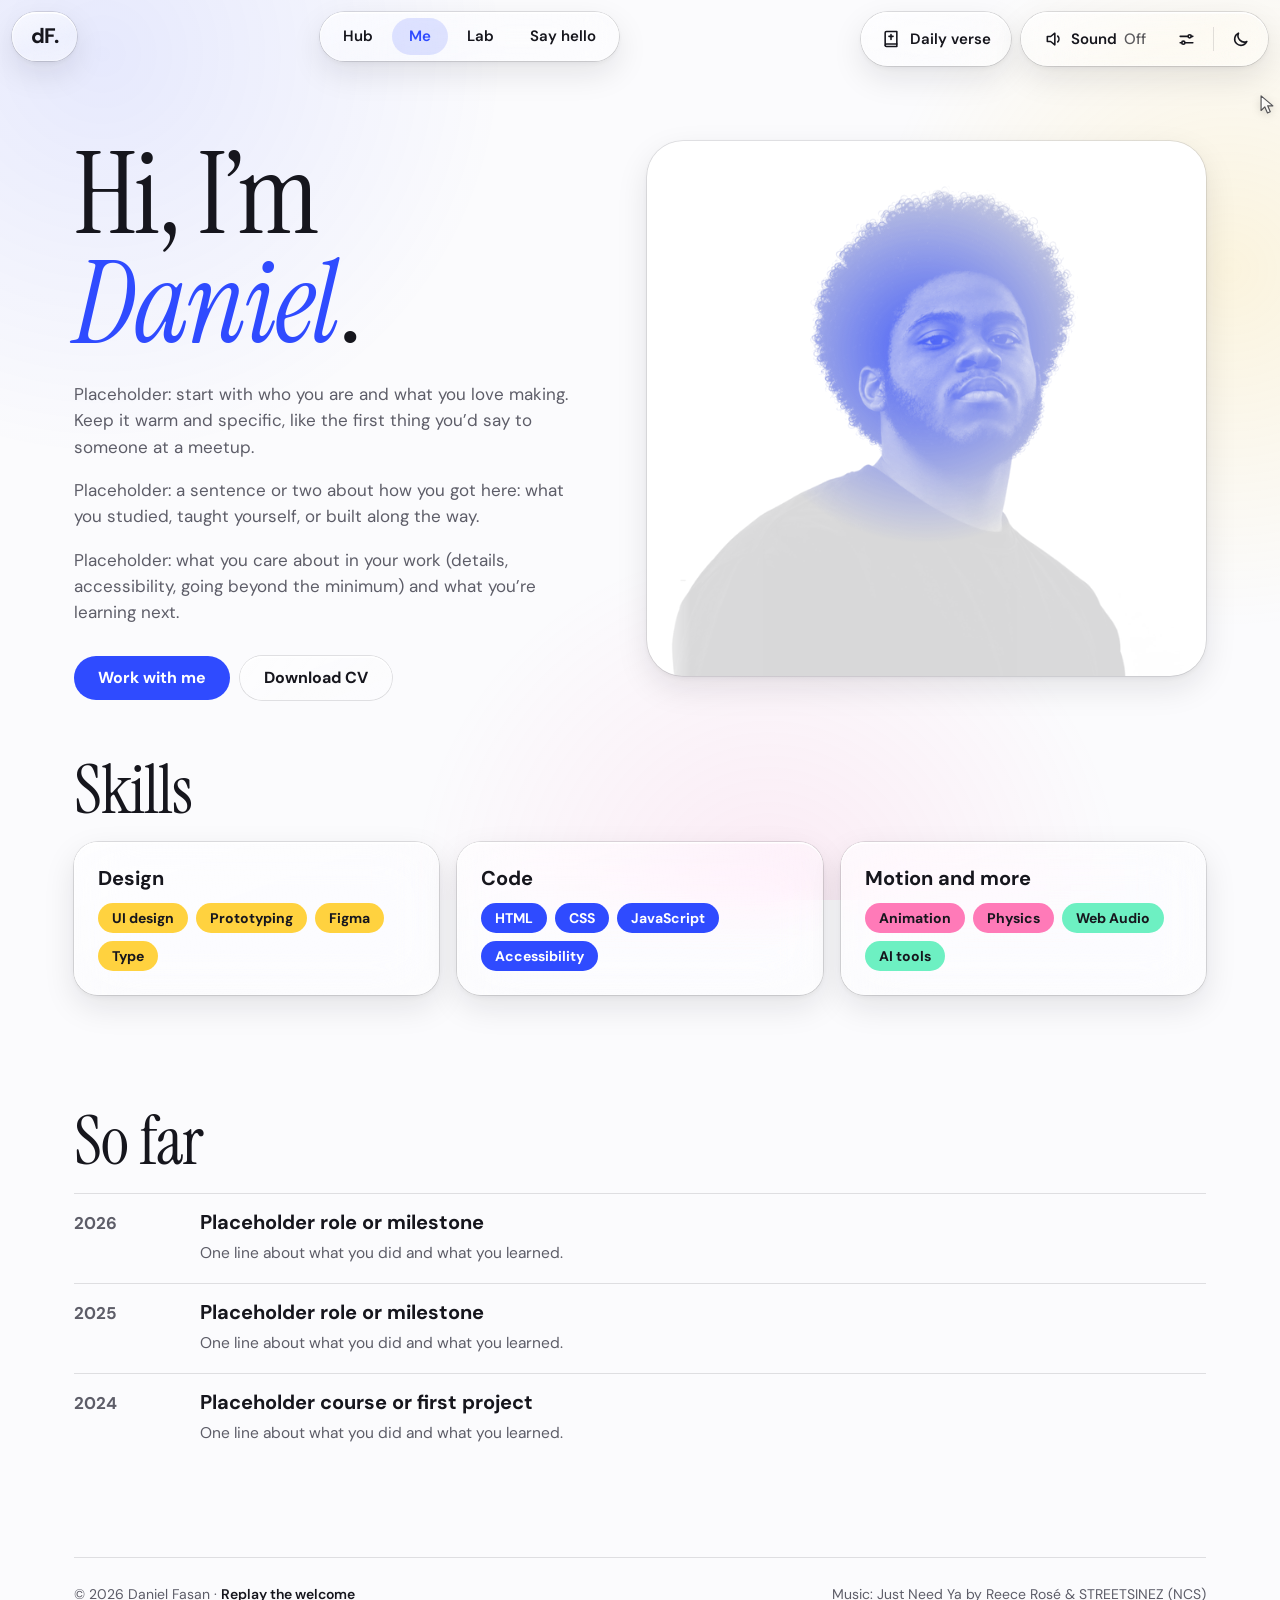
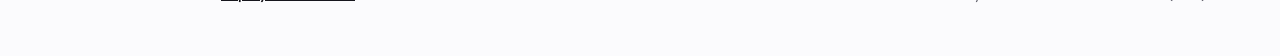
<file: about.html>
<!doctype html>
<html lang="en" data-page="about">
  <head>
    <meta charset="utf-8" />
    <meta
      name="viewport"
      content="width=device-width, initial-scale=1, viewport-fit=cover"
    />
    <title>About | Daniel Fasan</title>
    <meta
      name="description"
      content="About Daniel Fasan: story, skills and experience."
    />
    <meta name="theme-color" content="#fbfbfd" />
    <link rel="icon" href="data:," />
    <script>
      // pick the theme before the first paint so there is no flash
      try {
        document.documentElement.dataset.theme =
          localStorage.getItem("df:theme") ||
          (matchMedia("(prefers-color-scheme: dark)").matches
            ? "dark"
            : "light");
      } catch (e) {}
    </script>
    <link rel="preconnect" href="https://fonts.googleapis.com" />
    <link rel="preconnect" href="https://fonts.gstatic.com" crossorigin />
    <link
      href="https://fonts.googleapis.com/css2?family=DM+Sans:wght@500;700&family=Instrument+Serif:ital@0;1&display=swap"
      rel="stylesheet"
    />
    <link rel="stylesheet" href="css/site.css" />
    <link rel="stylesheet" href="css/portrait.css" />
    <script src="js/site.js" defer></script>
  </head>
  <body>
    <a class="skip" href="#app">Skip to content</a>
    <header class="top" data-bar="site">
      <div class="brand glass" role="img" aria-label="Daniel Fasan">
        <span class="mono" aria-hidden="true">dF.</span>
      </div>
      <nav class="nav glass" aria-label="Main">
        <a href="home.html">Hub</a>
        <a href="about.html" aria-current="page">Me</a>
        <a href="work.html">Lab</a>
        <a href="contact.html">Say hello</a>
      </nav>
      <div class="bar-right">
        <div class="pop-wrap">
          <button
            class="pill glass"
            data-popover
            aria-controls="verse-pop"
            aria-expanded="false"
            title="Daily verse"
          >
            <svg viewBox="0 0 24 24" aria-hidden="true">
              <path
                d="M5 4.5A1.5 1.5 0 0 1 6.5 3H19v15H6.5A1.5 1.5 0 0 0 5 19.5z"
              />
              <path d="M5 19.5A1.5 1.5 0 0 0 6.5 21H19v-3" />
              <path d="M12 6.5v6M9.5 8.8h5" /></svg
            ><span class="lbl">Daily verse</span>
          </button>
          <div
            class="pop verse-pop"
            id="verse-pop"
            role="dialog"
            aria-labelledby="verse-title"
            tabindex="-1"
            data-autofocus
            hidden
          >
            <p class="pop-kicker" id="verse-title">A verse for today</p>
            <blockquote>
              <p data-verse-text></p>
              <footer>
                <cite data-verse-ref></cite> ·
                <abbr title="World English Bible (public domain)">WEB</abbr>
              </footer>
            </blockquote>
            <button class="btn small" type="button" data-verse-next>
              Another verse
            </button>
          </div>
        </div>
        <div class="tools glass">
          <div class="snd-group">
            <button class="snd" data-sound aria-pressed="false">
              <svg viewBox="0 0 24 24" aria-hidden="true">
                <path d="M4 9v6h4l5 4V5L8 9H4z" />
                <path d="M16.5 8.5a5 5 0 0 1 0 7" /></svg
              ><span class="word">Sound</span> <span class="val">Off</span>
            </button>
            <button
              class="icon"
              data-popover
              aria-controls="vol-pop"
              aria-expanded="false"
              aria-label="Music volume"
              title="Music volume"
            >
              <svg viewBox="0 0 24 24" aria-hidden="true">
                <path d="M4 8h10M18 8h2M4 16h2M10 16h10" />
                <circle cx="16" cy="8" r="2" />
                <circle cx="8" cy="16" r="2" />
              </svg>
            </button>
            <div class="pop vol-pop" id="vol-pop" hidden>
              <div class="vol-row">
                <label for="vol">Music</label>
                <input
                  id="vol"
                  type="range"
                  min="0"
                  max="100"
                  step="1"
                  value="50"
                />
                <output id="vol-out" for="vol">50%</output>
              </div>
              <p>Just Need Ya by Reece Rosé &amp; STREETSINEZ (NCS)</p>
            </div>
          </div>
          <span class="sep" aria-hidden="true"></span>
          <button class="icon" data-theme-toggle aria-label="Switch theme">
            <svg class="theme-light" viewBox="0 0 24 24" aria-hidden="true">
              <path d="M20 14.5A8 8 0 0 1 9.5 4 8 8 0 1 0 20 14.5z" /></svg
            ><svg class="theme-dark" viewBox="0 0 24 24" aria-hidden="true">
              <circle cx="12" cy="12" r="4" />
              <path
                d="M12 2v2M12 20v2M4.9 4.9l1.4 1.4M17.7 17.7l1.4 1.4M2 12h2M20 12h2M4.9 19.1l1.4-1.4M17.7 6.3l1.4-1.4"
              />
            </svg>
          </button>
        </div>
      </div>
    </header>

    <main
      id="app"
      class="page"
      data-page="about"
      data-scripts="js/projects.js js/characters.js js/pages.js"
    >
      <section class="split" aria-labelledby="about-title">
        <div>
          <h1 class="display" id="about-title">Hi, I’m <em>Daniel</em>.</h1>
          <div class="prose">
            <p>
              Placeholder: start with who you are and what you love making. Keep
              it warm and specific, like the first thing you’d say to someone at
              a meetup.
            </p>
            <p>
              Placeholder: a sentence or two about how you got here: what you
              studied, taught yourself, or built along the way.
            </p>
            <p>
              Placeholder: what you care about in your work (details,
              accessibility, going beyond the minimum) and what you’re learning
              next.
            </p>
          </div>
          <div class="btns">
            <a class="btn" href="contact.html">Work with me</a>
            <a class="btn ghost" href="#" data-router="off">Download CV</a>
          </div>
        </div>
        <!-- your portrait: the same silhouette as the welcome page, lit by a blue light that follows you -->
        <div class="portrait" role="img" aria-label="Portrait of Daniel Fasan">
          <i class="base"></i><i class="lit"></i>
        </div>
      </section>

      <section class="section" aria-labelledby="skills-title">
        <h2 class="h2" id="skills-title">Skills</h2>
        <div class="cols">
          <div class="tile glass">
            <h3 class="h3">Design</h3>
            <ul class="chips" style="margin-top: 12px">
              <li class="chip">UI design</li>
              <li class="chip">Prototyping</li>
              <li class="chip">Figma</li>
              <li class="chip">Type</li>
            </ul>
          </div>
          <div class="tile glass">
            <h3 class="h3">Code</h3>
            <ul class="chips" style="margin-top: 12px">
              <li class="chip blue">HTML</li>
              <li class="chip blue">CSS</li>
              <li class="chip blue">JavaScript</li>
              <li class="chip blue">Accessibility</li>
            </ul>
          </div>
          <div class="tile glass">
            <h3 class="h3">Motion and more</h3>
            <ul class="chips" style="margin-top: 12px">
              <li class="chip pink">Animation</li>
              <li class="chip pink">Physics</li>
              <li class="chip mint">Web Audio</li>
              <li class="chip mint">AI tools</li>
            </ul>
          </div>
        </div>
      </section>

      <section class="section" aria-labelledby="path-title">
        <h2 class="h2" id="path-title">So far</h2>
        <ol class="timeline">
          <li>
            <time>2026</time>
            <div>
              <h3 class="h3">Placeholder role or milestone</h3>
              <p>One line about what you did and what you learned.</p>
            </div>
          </li>
          <li>
            <time>2025</time>
            <div>
              <h3 class="h3">Placeholder role or milestone</h3>
              <p>One line about what you did and what you learned.</p>
            </div>
          </li>
          <li>
            <time>2024</time>
            <div>
              <h3 class="h3">Placeholder course or first project</h3>
              <p>One line about what you did and what you learned.</p>
            </div>
          </li>
        </ol>
      </section>
      <footer class="foot">
        <p>
          © <span data-year>2026</span> Daniel Fasan ·
          <a href="index.html">Replay the welcome</a>
        </p>
        <p>Music: Just Need Ya by Reece Rosé &amp; STREETSINEZ (NCS)</p>
      </footer>
    </main>
  </body>
</html>
</file>
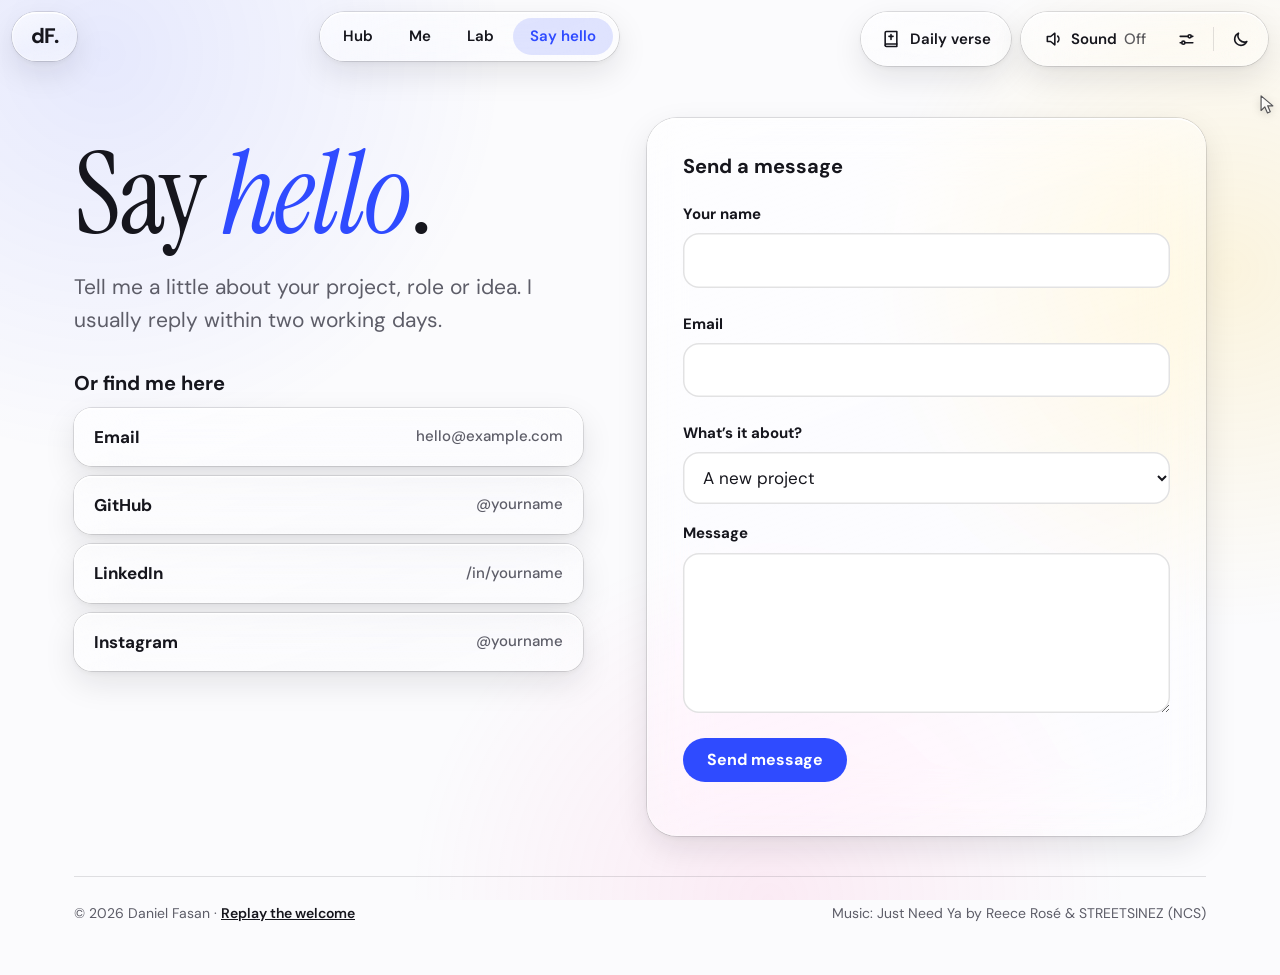
<file: contact.html>
<!doctype html>
<html lang="en" data-page="contact">
  <head>
    <meta charset="utf-8" />
    <meta name="viewport" content="width=device-width, initial-scale=1, viewport-fit=cover" />
    <title>Contact | Daniel Fasan</title>
    <meta name="description" content="Get in touch with Daniel Fasan about a project, a role or a collaboration." />
    <meta name="theme-color" content="#fbfbfd" />
    <link rel="icon" href="data:," />
    <script>
      // pick the theme before the first paint so there is no flash
      try {
        document.documentElement.dataset.theme = localStorage.getItem("df:theme") || (matchMedia("(prefers-color-scheme: dark)").matches ? "dark" : "light");
      } catch (e) {}
    </script>
    <link rel="preconnect" href="https://fonts.googleapis.com" />
    <link rel="preconnect" href="https://fonts.gstatic.com" crossorigin />
    <link href="https://fonts.googleapis.com/css2?family=DM+Sans:wght@500;700&family=Instrument+Serif:ital@0;1&display=swap" rel="stylesheet" />
    <link rel="stylesheet" href="css/site.css" />
    <script src="js/site.js" defer></script>
  </head>
  <body>
    <a class="skip" href="#app">Skip to content</a>
    <header class="top" data-bar="site">
      <div class="brand glass" role="img" aria-label="Daniel Fasan"><span class="mono" aria-hidden="true">dF.</span></div>
      <nav class="nav glass" aria-label="Main">
        <a href="home.html">Hub</a>
        <a href="about.html">Me</a>
        <a href="work.html">Lab</a>
        <a href="contact.html" aria-current="page">Say hello</a>
      </nav>
      <div class="bar-right">
        <div class="pop-wrap">
          <button class="pill glass" data-popover aria-controls="verse-pop" aria-expanded="false" title="Daily verse">
            <svg viewBox="0 0 24 24" aria-hidden="true"><path d="M5 4.5A1.5 1.5 0 0 1 6.5 3H19v15H6.5A1.5 1.5 0 0 0 5 19.5z" /><path d="M5 19.5A1.5 1.5 0 0 0 6.5 21H19v-3" /><path d="M12 6.5v6M9.5 8.8h5" /></svg><span class="lbl">Daily verse</span>
          </button>
          <div class="pop verse-pop" id="verse-pop" role="dialog" aria-labelledby="verse-title" tabindex="-1" data-autofocus hidden>
            <p class="pop-kicker" id="verse-title">A verse for today</p>
            <blockquote>
              <p data-verse-text></p>
              <footer><cite data-verse-ref></cite> · <abbr title="World English Bible (public domain)">WEB</abbr></footer>
            </blockquote>
            <button class="btn small" type="button" data-verse-next>Another verse</button>
          </div>
        </div>
        <div class="tools glass">
          <div class="snd-group">
            <button class="snd" data-sound aria-pressed="false"><svg viewBox="0 0 24 24" aria-hidden="true"><path d="M4 9v6h4l5 4V5L8 9H4z" /><path d="M16.5 8.5a5 5 0 0 1 0 7" /></svg><span class="word">Sound</span> <span class="val">Off</span></button>
            <button class="icon" data-popover aria-controls="vol-pop" aria-expanded="false" aria-label="Music volume" title="Music volume"><svg viewBox="0 0 24 24" aria-hidden="true"><path d="M4 8h10M18 8h2M4 16h2M10 16h10" /><circle cx="16" cy="8" r="2" /><circle cx="8" cy="16" r="2" /></svg></button>
            <div class="pop vol-pop" id="vol-pop" hidden>
              <div class="vol-row">
                <label for="vol">Music</label>
                <input id="vol" type="range" min="0" max="100" step="1" value="50" />
                <output id="vol-out" for="vol">50%</output>
              </div>
              <p>Just Need Ya by Reece Rosé &amp; STREETSINEZ (NCS)</p>
            </div>
          </div>
          <span class="sep" aria-hidden="true"></span>
          <button class="icon" data-theme-toggle aria-label="Switch theme"><svg class="theme-light" viewBox="0 0 24 24" aria-hidden="true"><path d="M20 14.5A8 8 0 0 1 9.5 4 8 8 0 1 0 20 14.5z" /></svg><svg class="theme-dark" viewBox="0 0 24 24" aria-hidden="true"><circle cx="12" cy="12" r="4" /><path d="M12 2v2M12 20v2M4.9 4.9l1.4 1.4M17.7 17.7l1.4 1.4M2 12h2M20 12h2M4.9 19.1l1.4-1.4M17.7 6.3l1.4-1.4" /></svg></button>
        </div>
      </div>
    </header>

    <main id="app" class="page" data-page="contact" data-scripts="js/projects.js js/pages.js">
      <section class="split" style="align-items: start" aria-labelledby="contact-title">
        <div>
          <h1 class="display" id="contact-title">Say <em>hello</em>.</h1>
          <p class="lede">Tell me a little about your project, role or idea. I usually reply within two working days.</p>
          <h2 class="h3" style="margin: 34px 0 12px">Or find me here</h2>
          <!-- replace the # links with your own profiles -->
          <ul class="links">
            <li><a class="glass" href="mailto:hello@example.com" data-email>Email <span>hello@example.com</span></a></li>
            <li><a class="glass" href="#" data-router="off">GitHub <span>@yourname</span></a></li>
            <li><a class="glass" href="#" data-router="off">LinkedIn <span>/in/yourname</span></a></li>
            <li><a class="glass" href="#" data-router="off">Instagram <span>@yourname</span></a></li>
          </ul>
        </div>
        <form class="form glass" novalidate aria-labelledby="form-title">
          <h2 class="h3" id="form-title">Send a message</h2>
          <div class="field">
            <label for="f-name">Your name</label>
            <input id="f-name" name="name" autocomplete="name" required aria-describedby="f-name-err" />
            <p class="err" id="f-name-err"></p>
          </div>
          <div class="field">
            <label for="f-email">Email</label>
            <input id="f-email" name="email" type="email" autocomplete="email" required aria-describedby="f-email-err" />
            <p class="err" id="f-email-err"></p>
          </div>
          <div class="field">
            <label for="f-topic">What’s it about?</label>
            <select id="f-topic" name="topic">
              <option>A new project</option>
              <option>A job or role</option>
              <option>A collaboration</option>
              <option>Just saying hi</option>
            </select>
          </div>
          <div class="field">
            <label for="f-message">Message</label>
            <textarea id="f-message" name="message" required aria-describedby="f-message-err"></textarea>
            <p class="err" id="f-message-err"></p>
          </div>
          <div class="hp" aria-hidden="true">
            <label for="f-website">Leave this empty</label>
            <input id="f-website" name="website" tabindex="-1" autocomplete="off" />
          </div>
          <div>
            <button class="btn" type="submit">Send message</button>
          </div>
          <p class="status" data-status role="status"></p>
        </form>
      </section>
      <footer class="foot">
        <p>© <span data-year>2026</span> Daniel Fasan · <a href="index.html">Replay the welcome</a></p>
        <p>Music: Just Need Ya by Reece Rosé &amp; STREETSINEZ (NCS)</p>
      </footer>
    </main>
  </body>
</html>
</file>
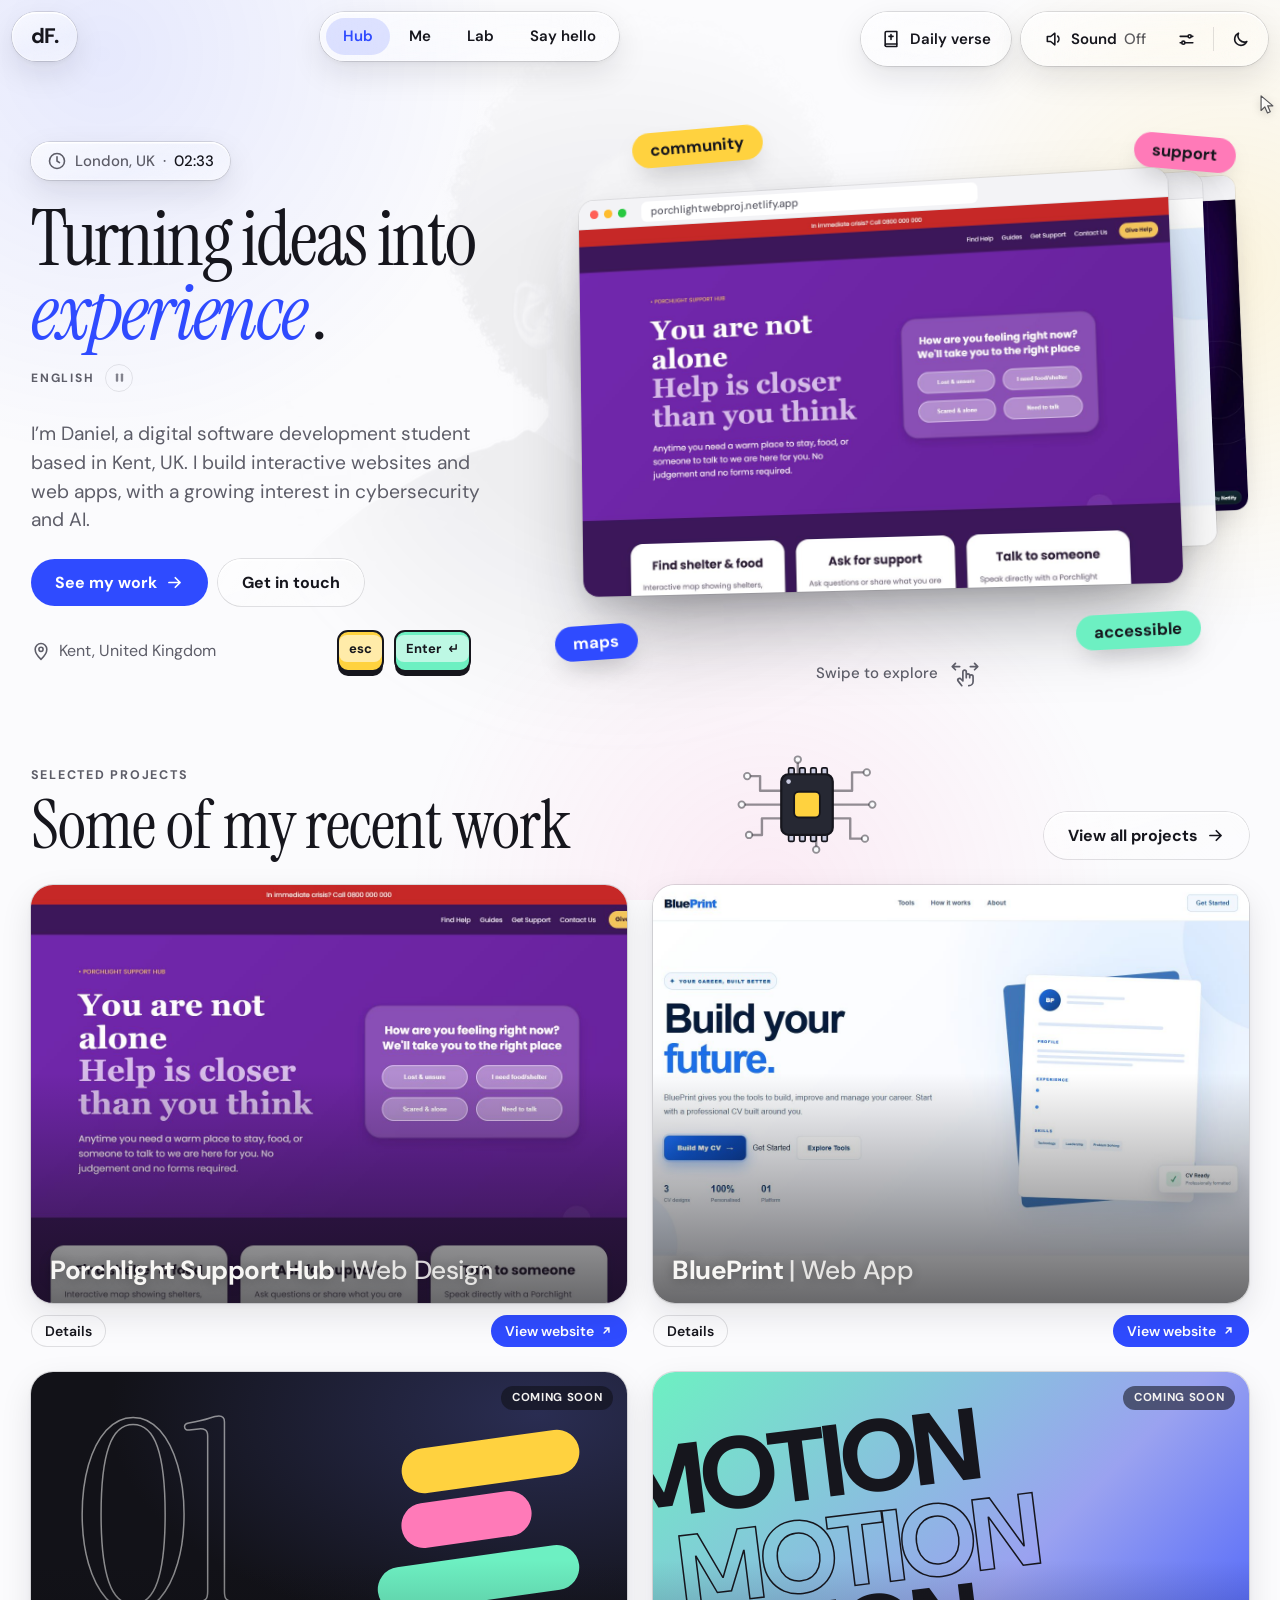
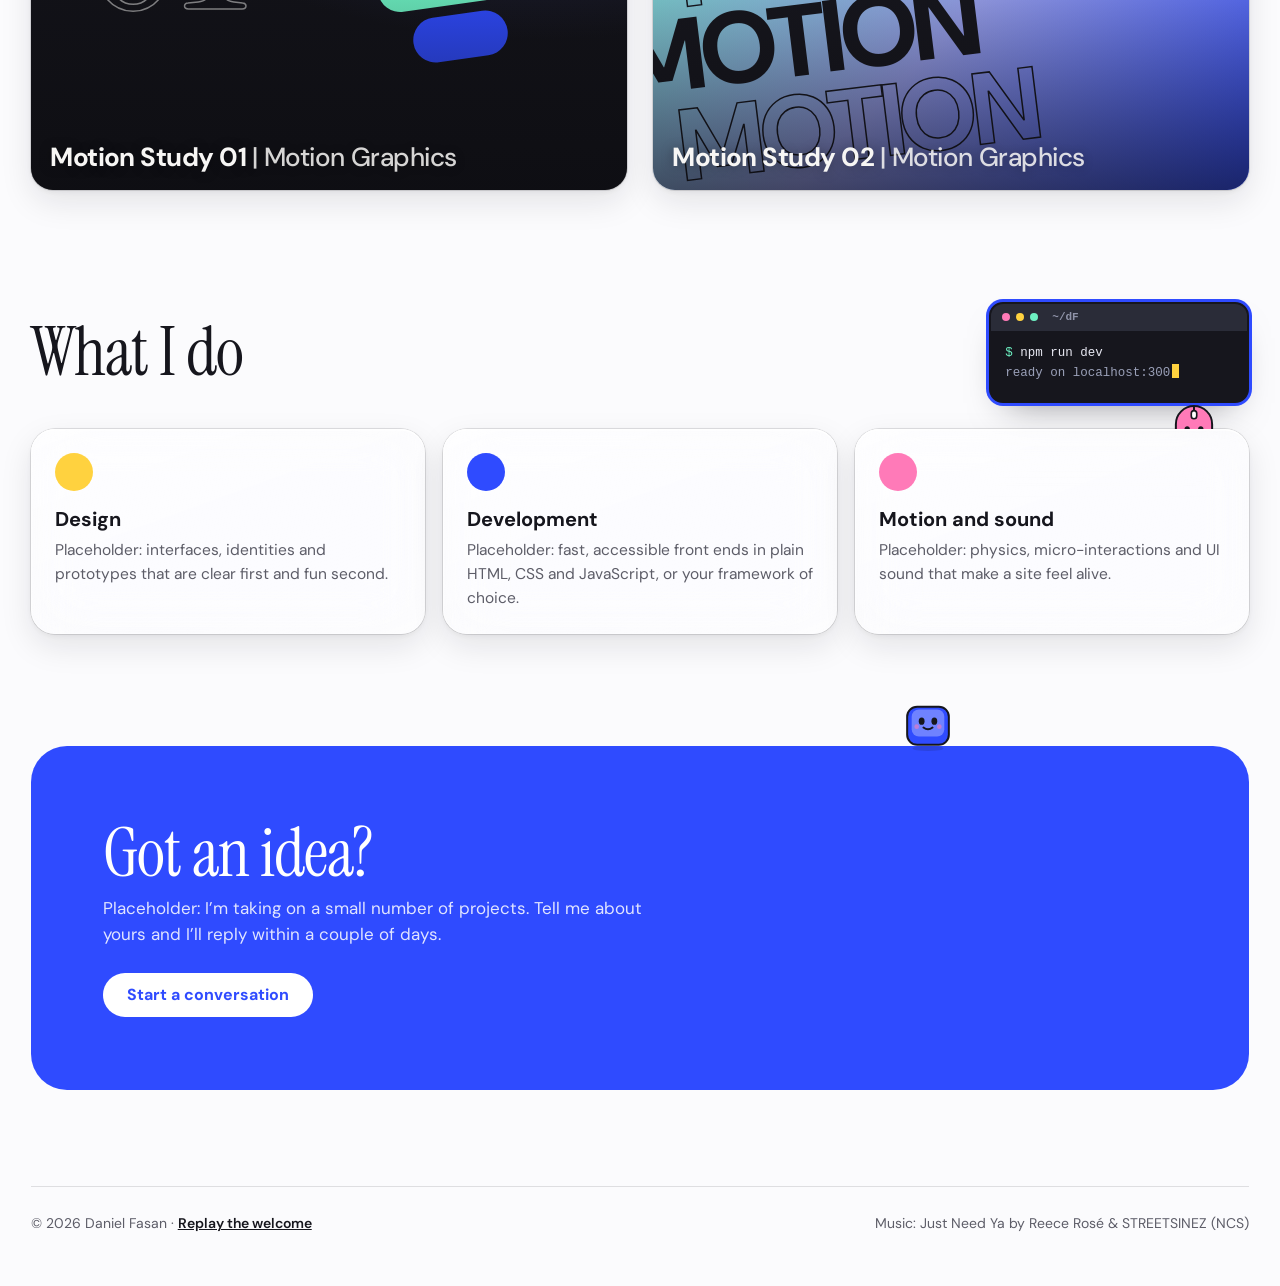
<file: home.html>
<!doctype html>
<html lang="en" data-page="home">
  <head>
    <meta charset="utf-8" />
    <meta name="viewport" content="width=device-width, initial-scale=1, viewport-fit=cover" />
    <title>Daniel Fasan | Digital software development student</title>
    <meta name="description" content="Daniel Fasan is a digital software development student in Kent, UK, building interactive websites and web apps." />
    <meta name="theme-color" content="#fbfbfd" />
    <link rel="icon" href="data:," />
    <script>
      // pick the theme before the first paint so there is no flash
      try {
        document.documentElement.dataset.theme = localStorage.getItem("df:theme") || (matchMedia("(prefers-color-scheme: dark)").matches ? "dark" : "light");
      } catch (e) {}
    </script>
    <link rel="preconnect" href="https://fonts.googleapis.com" />
    <link rel="preconnect" href="https://fonts.gstatic.com" crossorigin />
    <link href="https://fonts.googleapis.com/css2?family=DM+Sans:wght@500;700&family=Instrument+Serif:ital@0;1&display=swap" rel="stylesheet" />
    <link rel="stylesheet" href="css/site.css" />
    <link rel="stylesheet" href="css/portrait.css" />
    <script src="js/site.js" defer></script>
  </head>
  <body>
    <a class="skip" href="#app">Skip to content</a>
    <header class="top" data-bar="site">
      <div class="brand glass" role="img" aria-label="Daniel Fasan"><span class="mono" aria-hidden="true">dF.</span></div>
      <nav class="nav glass" aria-label="Main">
        <a href="home.html" aria-current="page">Hub</a>
        <a href="about.html">Me</a>
        <a href="work.html">Lab</a>
        <a href="contact.html">Say hello</a>
      </nav>
      <div class="bar-right">
        <div class="pop-wrap">
          <button class="pill glass" data-popover aria-controls="verse-pop" aria-expanded="false" title="Daily verse">
            <svg viewBox="0 0 24 24" aria-hidden="true"><path d="M5 4.5A1.5 1.5 0 0 1 6.5 3H19v15H6.5A1.5 1.5 0 0 0 5 19.5z" /><path d="M5 19.5A1.5 1.5 0 0 0 6.5 21H19v-3" /><path d="M12 6.5v6M9.5 8.8h5" /></svg><span class="lbl">Daily verse</span>
          </button>
          <div class="pop verse-pop" id="verse-pop" role="dialog" aria-labelledby="verse-title" tabindex="-1" data-autofocus hidden>
            <p class="pop-kicker" id="verse-title">A verse for today</p>
            <blockquote>
              <p data-verse-text></p>
              <footer><cite data-verse-ref></cite> · <abbr title="World English Bible (public domain)">WEB</abbr></footer>
            </blockquote>
            <button class="btn small" type="button" data-verse-next>Another verse</button>
          </div>
        </div>
        <div class="tools glass">
          <div class="snd-group">
            <button class="snd" data-sound aria-pressed="false"><svg viewBox="0 0 24 24" aria-hidden="true"><path d="M4 9v6h4l5 4V5L8 9H4z" /><path d="M16.5 8.5a5 5 0 0 1 0 7" /></svg><span class="word">Sound</span> <span class="val">Off</span></button>
            <button class="icon" data-popover aria-controls="vol-pop" aria-expanded="false" aria-label="Music volume" title="Music volume"><svg viewBox="0 0 24 24" aria-hidden="true"><path d="M4 8h10M18 8h2M4 16h2M10 16h10" /><circle cx="16" cy="8" r="2" /><circle cx="8" cy="16" r="2" /></svg></button>
            <div class="pop vol-pop" id="vol-pop" hidden>
              <div class="vol-row">
                <label for="vol">Music</label>
                <input id="vol" type="range" min="0" max="100" step="1" value="50" />
                <output id="vol-out" for="vol">50%</output>
              </div>
              <p>Just Need Ya by Reece Rosé &amp; STREETSINEZ (NCS)</p>
            </div>
          </div>
          <span class="sep" aria-hidden="true"></span>
          <button class="icon" data-theme-toggle aria-label="Switch theme"><svg class="theme-light" viewBox="0 0 24 24" aria-hidden="true"><path d="M20 14.5A8 8 0 0 1 9.5 4 8 8 0 1 0 20 14.5z" /></svg><svg class="theme-dark" viewBox="0 0 24 24" aria-hidden="true"><circle cx="12" cy="12" r="4" /><path d="M12 2v2M12 20v2M4.9 4.9l1.4 1.4M17.7 17.7l1.4 1.4M2 12h2M20 12h2M4.9 19.1l1.4-1.4M17.7 6.3l1.4-1.4" /></svg></button>
        </div>
      </div>
    </header>

    <main id="app" class="page" data-page="home" data-scripts="js/projects.js js/characters.js js/pages.js">
      <!-- HERO: introduction on the left, the swipeable project previews on the right -->
      <section class="hero2" aria-labelledby="hero-title">
        <!-- your portrait as a faint watermark (the silhouette lives in css/portrait.css) -->
        <div class="hero-glow" aria-hidden="true"></div>
        <div class="hero-wm" aria-hidden="true"></div>
        <!-- LIVING WORKSPACE: tiny decorative objects; js/pages.js decides when each one plays -->
        <div class="workspace" aria-hidden="true" data-workspace>
          <div class="ws ws-ball">
            <span class="ws-shadow"></span>
            <span class="ws-roll"><svg viewBox="0 0 40 40"><circle cx="20" cy="20" r="17" /><path d="M20 13.2l6.5 4.7-2.5 7.6h-8l-2.5-7.6z" /><path d="M20 13.2V3.2M26.5 17.9l9.4-3.1M24 25.5l5.8 8M16 25.5l-5.8 8M13.5 17.9l-9.4-3.1" /></svg></span>
          </div>
          <div class="ws ws-cursor">
            <span class="ws-ink r0"></span><span class="ws-ink"></span><span class="ws-ink r2"></span>
            <span class="ws-pointer"><svg viewBox="0 0 16 21"><path d="M1.5 1.5v15.2l4-3.8 2.7 6.3 2.9-1.3-2.7-6.1h5.6z" /></svg></span>
          </div>
        </div>
        <div class="hero-intro">
          <p class="clock glass rise" style="--i: 0">
            <svg viewBox="0 0 24 24" aria-hidden="true"><circle cx="12" cy="12" r="9" /><path d="M12 7v5l3 2" /></svg>
            <span>London, UK</span><span aria-hidden="true">·</span><time data-clock>--:--</time>
          </p>
          <!-- ROTATING HEADLINE: js/pages.js changes the sentence every 2 minutes and the word's language every 4 seconds.
               Each sentence carries its own copy of the rotating word, and they all sit in one grid cell: the cell is as
               tall as the longest sentence, and the spare room stays BELOW shorter ones. The language label is moved to
               sit right under whichever sentence is showing. Screen readers only hear the stable sentence in the sr-only span. -->
          <div class="ht-wrap rise" style="--i: 1">
            <h1 class="hero-title" id="hero-title">
              <span class="sr-only">Turning ideas into experience.</span>
              <span class="ht ht-stack ht-sent" aria-hidden="true" data-headline>
                <span class="ht-item is-on">Turning ideas into <span class="ht-stack ht-word spring"><span class="ht-item is-on" lang="en"><em>experience</em>.</span><span class="ht-item" lang="fr"><em>expérience</em>.</span><span class="ht-item" lang="es"><em>experiencia</em>.</span><span class="ht-item" lang="de"><em>Erlebnis</em>.</span><span class="ht-item" lang="it"><em>esperienza</em>.</span></span></span>
                <span class="ht-item">Making every click an <span class="ht-stack ht-word spring"><span class="ht-item is-on" lang="en"><em>experience</em>.</span><span class="ht-item" lang="fr"><em>expérience</em>.</span><span class="ht-item" lang="es"><em>experiencia</em>.</span><span class="ht-item" lang="de"><em>Erlebnis</em>.</span><span class="ht-item" lang="it"><em>esperienza</em>.</span></span></span>
                <span class="ht-item">Bringing personality to every <span class="ht-stack ht-word spring"><span class="ht-item is-on" lang="en"><em>experience</em>.</span><span class="ht-item" lang="fr"><em>expérience</em>.</span><span class="ht-item" lang="es"><em>experiencia</em>.</span><span class="ht-item" lang="de"><em>Erlebnis</em>.</span><span class="ht-item" lang="it"><em>esperienza</em>.</span></span></span>
                <span class="ht-item">Mixing creativity with code and <span class="ht-stack ht-word spring"><span class="ht-item is-on" lang="en"><em>experience</em>.</span><span class="ht-item" lang="fr"><em>expérience</em>.</span><span class="ht-item" lang="es"><em>experiencia</em>.</span><span class="ht-item" lang="de"><em>Erlebnis</em>.</span><span class="ht-item" lang="it"><em>esperienza</em>.</span></span></span>
              </span>
            </h1>
            <div class="ht-meta">
              <span class="ht-stack ht-lang" aria-hidden="true">
                <span class="ht-item is-on">English</span>
                <span class="ht-item">French</span>
                <span class="ht-item">Spanish</span>
                <span class="ht-item">German</span>
                <span class="ht-item">Italian</span>
              </span>
              <button class="ht-toggle" type="button" data-headline-toggle aria-pressed="false" aria-label="Pause headline animation" title="Pause or resume the headline">
                <svg class="i-pause" viewBox="0 0 12 12" aria-hidden="true"><rect x="2" y="1.5" width="2.6" height="9" rx="1" /><rect x="7.4" y="1.5" width="2.6" height="9" rx="1" /></svg>
                <svg class="i-play" viewBox="0 0 12 12" aria-hidden="true"><path d="M3 1.6v8.8a.6.6 0 0 0 .9.5l7-4.4a.6.6 0 0 0 0-1L3.9 1.1a.6.6 0 0 0-.9.5z" /></svg>
              </button>
            </div>
          </div>
          <p class="hero-lede rise" style="--i: 2">I’m Daniel, a digital software development student based in Kent, UK. I build interactive websites and web apps, with a growing interest in cybersecurity and AI.</p>
          <div class="btns rise" style="--i: 3">
            <a class="btn" href="#projects">See my work <svg class="arrow" viewBox="0 0 24 24" aria-hidden="true"><path d="M5 12h14M13 6l6 6-6 6" /></svg></a>
            <a class="btn ghost" href="contact.html">Get in touch</a>
          </div>
          <div class="loc-row rise" style="--i: 4">
            <p class="loc">
              <svg viewBox="0 0 24 24" aria-hidden="true"><path d="M12 22s7-6.2 7-12a7 7 0 1 0-14 0c0 5.8 7 12 7 12z" /><circle cx="12" cy="10" r="2.5" /></svg>
              Kent, United Kingdom
            </p>
            <!-- KEYCAPS: esc presses itself now and then; Enter springs when you press it -->
            <div class="keys">
              <span class="kc kc-esc" aria-hidden="true"><span class="kc-top">esc</span></span>
              <button class="kc kc-enter" type="button" data-deco-enter aria-label="Press the Enter key">
                <span class="kc-top" aria-hidden="true">Enter <svg viewBox="0 0 16 16"><path d="M12.5 3.5v5h-8M7 5.5l-2.5 3 2.5 3" /></svg></span>
              </button>
            </div>
          </div>
        </div>

        <!-- PROJECT PREVIEWS: filled from js/projects.js by the showcase code in js/pages.js -->
        <div class="showcase rise" style="--i: 2" data-showcase>
          <div class="float-wrap">
            <div class="stage" tabindex="0" role="region" aria-roledescription="carousel" aria-label="Project previews. Use the left and right arrow keys to browse.">
              <ul class="slides"></ul>
            </div>
          </div>
          <span class="tag t1" aria-hidden="true"></span>
          <span class="tag t2" aria-hidden="true"></span>
          <span class="tag t3" aria-hidden="true"></span>
          <span class="tag t4" aria-hidden="true"></span>
          <div class="sr-ctrl">
            <button type="button" data-prev>Previous project</button>
            <button type="button" data-next>Next project</button>
          </div>
          <p class="hint" aria-hidden="true">
            Swipe to explore
            <svg viewBox="0 0 32 26"><path d="M4 6h7M4 6l3-3M4 6l3 3M28 6h-7M28 6l-3-3M28 6l-3 3" /><path d="M13 24l-3.4-4.3a1.6 1.6 0 0 1 2.5-2L14 19.5V11a1.6 1.6 0 0 1 3.2 0v5.5m0-2a1.6 1.6 0 0 1 3.2 0v2m0-1a1.6 1.6 0 0 1 3.2 0V20a4 4 0 0 1-4 4" /></svg>
          </p>
          <p class="sr-only" aria-live="polite" data-status></p>
        </div>
      </section>

      <!-- RECENT WORK: filled from js/projects.js -->
      <section class="section recent" id="projects" aria-labelledby="work-title">
        <div class="row-head">
          <div>
            <p class="eyebrow">Selected projects</p>
            <h2 class="h2" id="work-title">Some of my recent work</h2>
          </div>
          <!-- MICROCHIP: signals run along its circuit now and then; hover (or press) to light it up -->
          <button class="chip-btn" type="button" data-deco-chip aria-pressed="false" aria-label="Light up the microchip's circuit">
            <svg viewBox="0 0 150 110" aria-hidden="true">
              <g class="tr">
                <path d="M47 40 H24 V24 H10" /><path d="M47 55 H4" /><path d="M47 70 H26 V88 H12" />
                <path d="M103 40 H124 V20 H140" /><path d="M103 55 H146" /><path d="M103 70 H122 V92 H138" />
                <path d="M65 22 V6" /><path d="M85 88 V104" />
              </g>
              <g class="sig">
                <path d="M47 40 H24 V24 H10" /><path d="M47 70 H26 V88 H12" /><path d="M103 40 H124 V20 H140" />
                <path d="M103 55 H146" /><path d="M65 22 V6" /><path d="M85 88 V104" />
              </g>
              <g class="pads"><circle cx="10" cy="24" r="3.5" /><circle cx="4" cy="55" r="3.5" /><circle cx="12" cy="88" r="3.5" /><circle cx="140" cy="20" r="3.5" /><circle cx="146" cy="55" r="3.5" /><circle cx="138" cy="92" r="3.5" /><circle cx="65" cy="6" r="3.5" /><circle cx="85" cy="104" r="3.5" /></g>
              <g class="pins">
                <rect x="55" y="15" width="6" height="9" rx="1.5" /><rect x="67" y="15" width="6" height="9" rx="1.5" /><rect x="79" y="15" width="6" height="9" rx="1.5" /><rect x="91" y="15" width="6" height="9" rx="1.5" />
                <rect x="55" y="86" width="6" height="9" rx="1.5" /><rect x="67" y="86" width="6" height="9" rx="1.5" /><rect x="79" y="86" width="6" height="9" rx="1.5" /><rect x="91" y="86" width="6" height="9" rx="1.5" />
              </g>
              <rect class="body" x="47" y="22" width="56" height="66" rx="8" />
              <rect class="die" x="61" y="41" width="28" height="28" rx="5" />
              <circle class="dot" cx="55" cy="30" r="2.5" />
            </svg>
          </button>
          <a class="btn ghost" href="work.html">View all projects <svg class="arrow" viewBox="0 0 24 24" aria-hidden="true"><path d="M5 12h14M13 6l6 6-6 6" /></svg></a>
        </div>
        <div class="wk-grid" data-featured></div>
      </section>

      <!-- WHAT I DO: three short service tiles -->
      <section class="section" aria-labelledby="do-title">
        <div class="row-head do-head">
          <h2 class="h2" id="do-title">What I do</h2>
          <!-- TERMINAL: types a short snippet now and then; press it to replay the typing -->
          <button class="term-btn" type="button" data-deco-term aria-label="Replay the terminal typing">
            <span class="term-bar" aria-hidden="true"><i></i><i></i><i></i><span>~/dF</span></span>
            <span class="term-body" aria-hidden="true"><code></code><span class="term-caret"></span></span>
          </button>
        </div>
        <div class="cols">
          <div class="tile glass"><div class="dot" style="--c: var(--yellow)"></div><h3 class="h3">Design</h3><p>Placeholder: interfaces, identities and prototypes that are clear first and fun second.</p></div>
          <div class="tile glass"><div class="dot" style="--c: var(--blue)"></div><h3 class="h3">Development</h3><p>Placeholder: fast, accessible front ends in plain HTML, CSS and JavaScript, or your framework of choice.</p></div>
          <div class="tile glass"><span class="char-slot slot-tile" data-char="shy"></span><div class="dot" style="--c: var(--pink)"></div><h3 class="h3">Motion and sound</h3><p>Placeholder: physics, micro-interactions and UI sound that make a site feel alive.</p></div>
        </div>
      </section>

      <!-- CALL TO ACTION -->
      <section class="section" aria-labelledby="cta-title">
        <div class="cta">
          <span class="char-slot slot-cta" data-char="bounce"></span>
          <div class="cta-text">
            <h2 class="h2" id="cta-title">Got an idea?</h2>
            <p>Placeholder: I’m taking on a small number of projects. Tell me about yours and I’ll reply within a couple of days.</p>
            <a class="btn" href="contact.html">Start a conversation</a>
          </div>
          <!-- BROWSER WIREFRAME: draws itself line by line, holds, then redraws -->
          <svg class="cta-wire" viewBox="0 0 240 160" aria-hidden="true">
            <rect class="d" style="--k: 0" pathLength="1" x="3" y="3" width="234" height="154" rx="12" />
            <path class="d" style="--k: 1" pathLength="1" d="M3 28h234" />
            <path class="d" style="--k: 1.3" pathLength="1" d="M18 15.5h1M28 15.5h1M38 15.5h1" />
            <rect class="d" style="--k: 2" pathLength="1" x="20" y="44" width="96" height="16" rx="5" />
            <path class="d" style="--k: 2.6" pathLength="1" d="M20 76h110M20 88h86M20 100h96" />
            <rect class="d" style="--k: 3.2" pathLength="1" x="148" y="44" width="72" height="64" rx="8" />
            <path class="d" style="--k: 3.8" pathLength="1" d="M160 94l16-18 12 12 8-8 12 14" />
            <rect class="d" style="--k: 4.4" pathLength="1" x="20" y="120" width="62" height="20" rx="10" />
          </svg>
        </div>
      </section>
      <footer class="foot">
        <p>© <span data-year>2026</span> Daniel Fasan · <a href="index.html">Replay the welcome</a></p>
        <p>Music: Just Need Ya by Reece Rosé &amp; STREETSINEZ (NCS)</p>
      </footer>
    </main>
  </body>
</html>
</file>
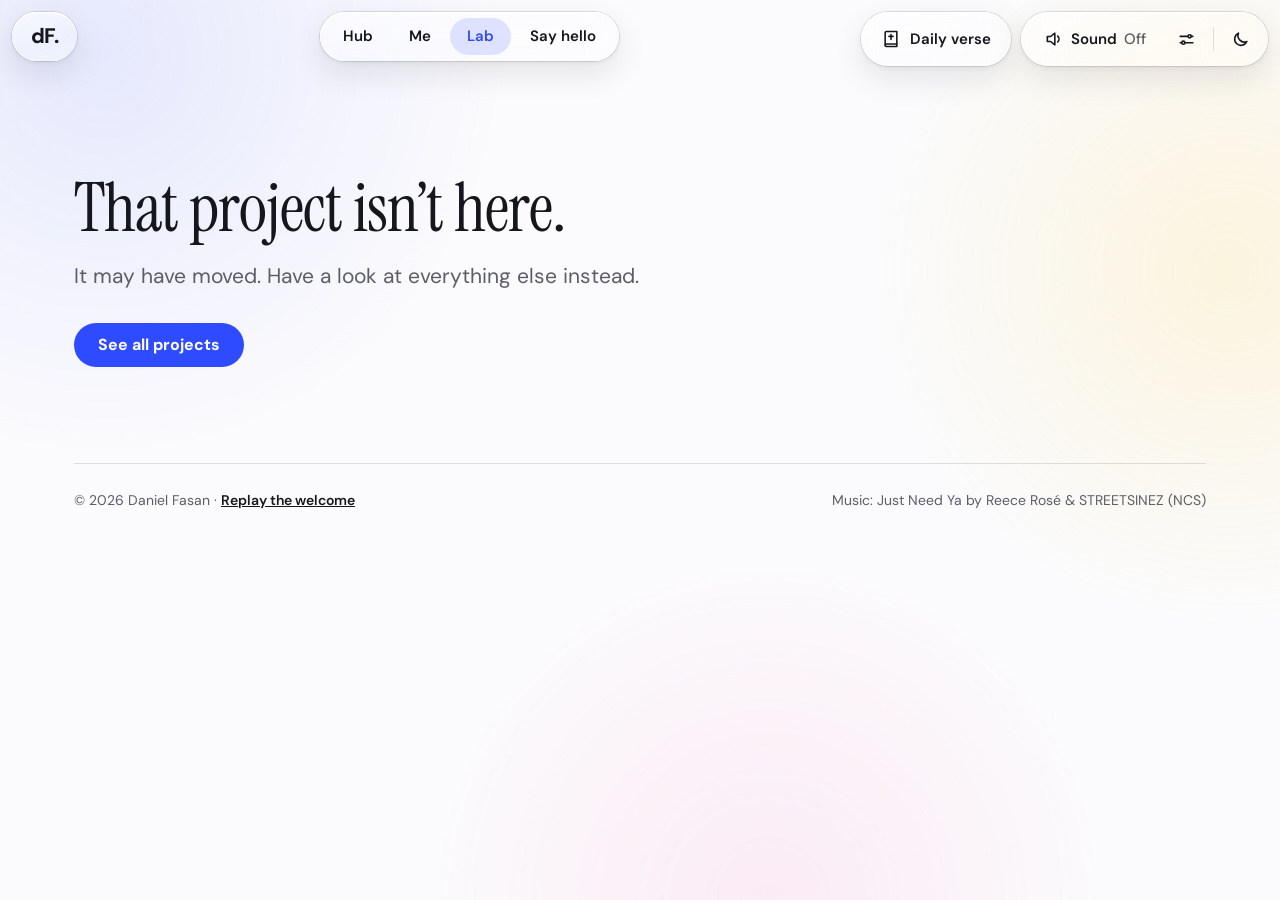
<file: project.html>
<!doctype html>
<html lang="en" data-page="project">
  <head>
    <meta charset="utf-8" />
    <meta name="viewport" content="width=device-width, initial-scale=1, viewport-fit=cover" />
    <title>Project | Daniel Fasan</title>
    <meta name="description" content="A project by Daniel Fasan." />
    <meta name="theme-color" content="#fbfbfd" />
    <link rel="icon" href="data:," />
    <script>
      // pick the theme before the first paint so there is no flash
      try {
        document.documentElement.dataset.theme = localStorage.getItem("df:theme") || (matchMedia("(prefers-color-scheme: dark)").matches ? "dark" : "light");
      } catch (e) {}
    </script>
    <link rel="preconnect" href="https://fonts.googleapis.com" />
    <link rel="preconnect" href="https://fonts.gstatic.com" crossorigin />
    <link href="https://fonts.googleapis.com/css2?family=DM+Sans:wght@500;700&family=Instrument+Serif:ital@0;1&display=swap" rel="stylesheet" />
    <link rel="stylesheet" href="css/site.css" />
    <script src="js/site.js" defer></script>
  </head>
  <body>
    <a class="skip" href="#app">Skip to content</a>
    <header class="top" data-bar="site">
      <div class="brand glass" role="img" aria-label="Daniel Fasan"><span class="mono" aria-hidden="true">dF.</span></div>
      <nav class="nav glass" aria-label="Main">
        <a href="home.html">Hub</a>
        <a href="about.html">Me</a>
        <a href="work.html" aria-current="page">Lab</a>
        <a href="contact.html">Say hello</a>
      </nav>
      <div class="bar-right">
        <div class="pop-wrap">
          <button class="pill glass" data-popover aria-controls="verse-pop" aria-expanded="false" title="Daily verse">
            <svg viewBox="0 0 24 24" aria-hidden="true"><path d="M5 4.5A1.5 1.5 0 0 1 6.5 3H19v15H6.5A1.5 1.5 0 0 0 5 19.5z" /><path d="M5 19.5A1.5 1.5 0 0 0 6.5 21H19v-3" /><path d="M12 6.5v6M9.5 8.8h5" /></svg><span class="lbl">Daily verse</span>
          </button>
          <div class="pop verse-pop" id="verse-pop" role="dialog" aria-labelledby="verse-title" tabindex="-1" data-autofocus hidden>
            <p class="pop-kicker" id="verse-title">A verse for today</p>
            <blockquote>
              <p data-verse-text></p>
              <footer><cite data-verse-ref></cite> · <abbr title="World English Bible (public domain)">WEB</abbr></footer>
            </blockquote>
            <button class="btn small" type="button" data-verse-next>Another verse</button>
          </div>
        </div>
        <div class="tools glass">
          <div class="snd-group">
            <button class="snd" data-sound aria-pressed="false"><svg viewBox="0 0 24 24" aria-hidden="true"><path d="M4 9v6h4l5 4V5L8 9H4z" /><path d="M16.5 8.5a5 5 0 0 1 0 7" /></svg><span class="word">Sound</span> <span class="val">Off</span></button>
            <button class="icon" data-popover aria-controls="vol-pop" aria-expanded="false" aria-label="Music volume" title="Music volume"><svg viewBox="0 0 24 24" aria-hidden="true"><path d="M4 8h10M18 8h2M4 16h2M10 16h10" /><circle cx="16" cy="8" r="2" /><circle cx="8" cy="16" r="2" /></svg></button>
            <div class="pop vol-pop" id="vol-pop" hidden>
              <div class="vol-row">
                <label for="vol">Music</label>
                <input id="vol" type="range" min="0" max="100" step="1" value="50" />
                <output id="vol-out" for="vol">50%</output>
              </div>
              <p>Just Need Ya by Reece Rosé &amp; STREETSINEZ (NCS)</p>
            </div>
          </div>
          <span class="sep" aria-hidden="true"></span>
          <button class="icon" data-theme-toggle aria-label="Switch theme"><svg class="theme-light" viewBox="0 0 24 24" aria-hidden="true"><path d="M20 14.5A8 8 0 0 1 9.5 4 8 8 0 1 0 20 14.5z" /></svg><svg class="theme-dark" viewBox="0 0 24 24" aria-hidden="true"><circle cx="12" cy="12" r="4" /><path d="M12 2v2M12 20v2M4.9 4.9l1.4 1.4M17.7 17.7l1.4 1.4M2 12h2M20 12h2M4.9 19.1l1.4-1.4M17.7 6.3l1.4-1.4" /></svg></button>
        </div>
      </div>
    </header>

    <main id="app" class="page" data-page="project" data-scripts="js/projects.js js/characters.js js/pages.js">
      <!-- This page is a template: js/pages.js fills it from js/projects.js using ?p=<slug> -->
      <article data-project>
        <h1 class="h2">Loading project…</h1>
        <noscript><p>Turn on JavaScript to see this project, or go back to <a href="work.html">all projects</a>.</p></noscript>
      </article>
      <footer class="foot">
        <p>© <span data-year>2026</span> Daniel Fasan · <a href="index.html">Replay the welcome</a></p>
        <p>Music: Just Need Ya by Reece Rosé &amp; STREETSINEZ (NCS)</p>
      </footer>
    </main>
  </body>
</html>
</file>
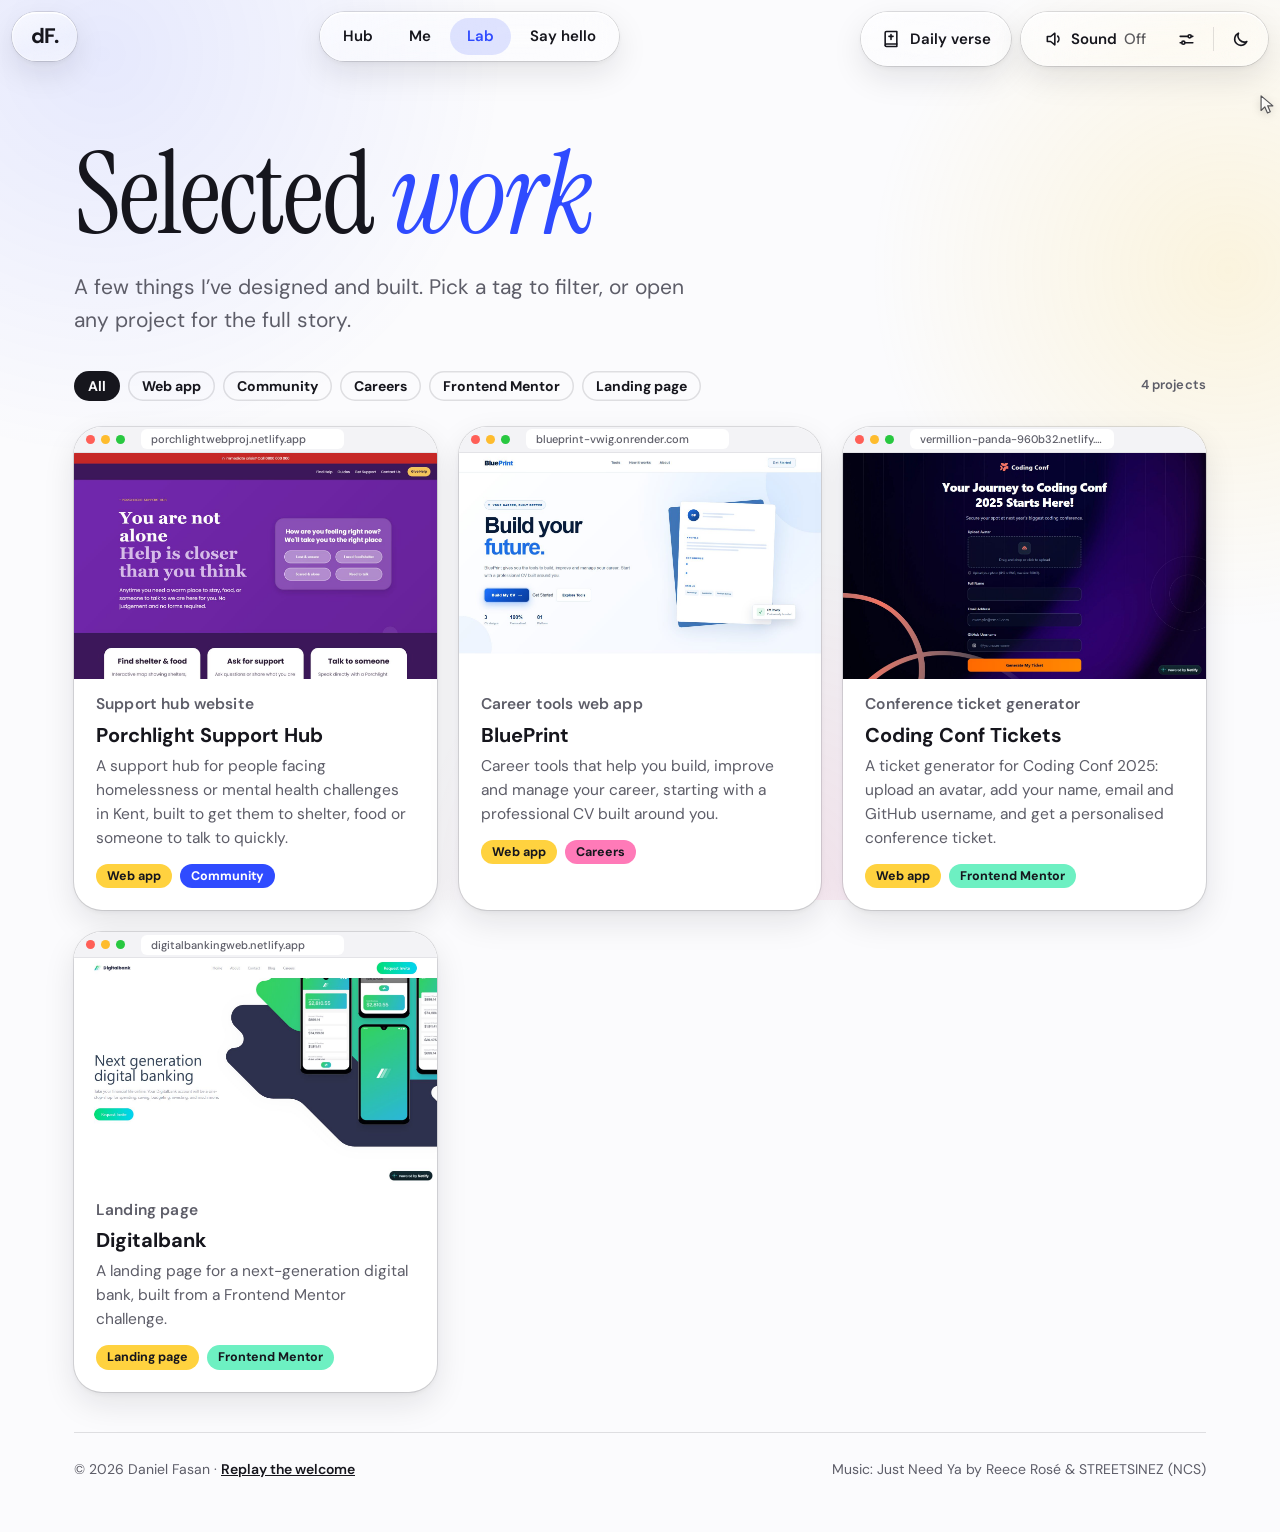
<file: work.html>
<!doctype html>
<html lang="en" data-page="work">
  <head>
    <meta charset="utf-8" />
    <meta name="viewport" content="width=device-width, initial-scale=1, viewport-fit=cover" />
    <title>Lab | Daniel Fasan</title>
    <meta name="description" content="Selected projects by Daniel Fasan: websites, motion, design and AI experiments." />
    <meta name="theme-color" content="#fbfbfd" />
    <link rel="icon" href="data:," />
    <script>
      // pick the theme before the first paint so there is no flash
      try {
        document.documentElement.dataset.theme = localStorage.getItem("df:theme") || (matchMedia("(prefers-color-scheme: dark)").matches ? "dark" : "light");
      } catch (e) {}
    </script>
    <link rel="preconnect" href="https://fonts.googleapis.com" />
    <link rel="preconnect" href="https://fonts.gstatic.com" crossorigin />
    <link href="https://fonts.googleapis.com/css2?family=DM+Sans:wght@500;700&family=Instrument+Serif:ital@0;1&display=swap" rel="stylesheet" />
    <link rel="stylesheet" href="css/site.css" />
    <script src="js/site.js" defer></script>
  </head>
  <body>
    <a class="skip" href="#app">Skip to content</a>
    <header class="top" data-bar="site">
      <div class="brand glass" role="img" aria-label="Daniel Fasan"><span class="mono" aria-hidden="true">dF.</span></div>
      <nav class="nav glass" aria-label="Main">
        <a href="home.html">Hub</a>
        <a href="about.html">Me</a>
        <a href="work.html" aria-current="page">Lab</a>
        <a href="contact.html">Say hello</a>
      </nav>
      <div class="bar-right">
        <div class="pop-wrap">
          <button class="pill glass" data-popover aria-controls="verse-pop" aria-expanded="false" title="Daily verse">
            <svg viewBox="0 0 24 24" aria-hidden="true"><path d="M5 4.5A1.5 1.5 0 0 1 6.5 3H19v15H6.5A1.5 1.5 0 0 0 5 19.5z" /><path d="M5 19.5A1.5 1.5 0 0 0 6.5 21H19v-3" /><path d="M12 6.5v6M9.5 8.8h5" /></svg><span class="lbl">Daily verse</span>
          </button>
          <div class="pop verse-pop" id="verse-pop" role="dialog" aria-labelledby="verse-title" tabindex="-1" data-autofocus hidden>
            <p class="pop-kicker" id="verse-title">A verse for today</p>
            <blockquote>
              <p data-verse-text></p>
              <footer><cite data-verse-ref></cite> · <abbr title="World English Bible (public domain)">WEB</abbr></footer>
            </blockquote>
            <button class="btn small" type="button" data-verse-next>Another verse</button>
          </div>
        </div>
        <div class="tools glass">
          <div class="snd-group">
            <button class="snd" data-sound aria-pressed="false"><svg viewBox="0 0 24 24" aria-hidden="true"><path d="M4 9v6h4l5 4V5L8 9H4z" /><path d="M16.5 8.5a5 5 0 0 1 0 7" /></svg><span class="word">Sound</span> <span class="val">Off</span></button>
            <button class="icon" data-popover aria-controls="vol-pop" aria-expanded="false" aria-label="Music volume" title="Music volume"><svg viewBox="0 0 24 24" aria-hidden="true"><path d="M4 8h10M18 8h2M4 16h2M10 16h10" /><circle cx="16" cy="8" r="2" /><circle cx="8" cy="16" r="2" /></svg></button>
            <div class="pop vol-pop" id="vol-pop" hidden>
              <div class="vol-row">
                <label for="vol">Music</label>
                <input id="vol" type="range" min="0" max="100" step="1" value="50" />
                <output id="vol-out" for="vol">50%</output>
              </div>
              <p>Just Need Ya by Reece Rosé &amp; STREETSINEZ (NCS)</p>
            </div>
          </div>
          <span class="sep" aria-hidden="true"></span>
          <button class="icon" data-theme-toggle aria-label="Switch theme"><svg class="theme-light" viewBox="0 0 24 24" aria-hidden="true"><path d="M20 14.5A8 8 0 0 1 9.5 4 8 8 0 1 0 20 14.5z" /></svg><svg class="theme-dark" viewBox="0 0 24 24" aria-hidden="true"><circle cx="12" cy="12" r="4" /><path d="M12 2v2M12 20v2M4.9 4.9l1.4 1.4M17.7 17.7l1.4 1.4M2 12h2M20 12h2M4.9 19.1l1.4-1.4M17.7 6.3l1.4-1.4" /></svg></button>
        </div>
      </div>
    </header>

    <main id="app" class="page" data-page="work" data-scripts="js/projects.js js/characters.js js/pages.js">
      <section aria-labelledby="work-title">
        <h1 class="display" id="work-title">Selected <em>work</em></h1>
        <p class="lede">A few things I’ve designed and built. Pick a tag to filter, or open any project for the full story.</p>
        <div class="row-head" style="margin-top: 34px">
          <div class="chips" data-filters role="group" aria-label="Filter projects by tag"></div>
          <p class="card-meta" data-count aria-live="polite"></p>
        </div>
        <div class="grid" data-projects>
          <noscript><p>Turn on JavaScript to see the projects.</p></noscript>
        </div>
      </section>
      <footer class="foot">
        <p>© <span data-year>2026</span> Daniel Fasan · <a href="index.html">Replay the welcome</a></p>
        <p>Music: Just Need Ya by Reece Rosé &amp; STREETSINEZ (NCS)</p>
      </footer>
    </main>
  </body>
</html>
</file>
<file: css/site.css>
/* =====================================================================
   SITE STYLES: shared by every page.
   1. tokens + themes   2. base   3. liquid glass   4. top bar + nav
   5. sound + volume     6. page transitions   7. content pages
   ===================================================================== */

/* ---------- 1. design tokens (light is the default, dark below) ---------- */
:root {
  --bg: #fbfbfd;
  --surface: #ffffff;
  --ink: #16161d;
  --muted: #5d5d68; /* 6.3:1 on --bg */
  --line: rgba(22, 22, 29, 0.12);
  --blue: #2f4bff;
  --on-blue: #ffffff;
  --yellow: #ffd23f;
  --pink: #ff7ab8;
  --mint: #6df0c2;
  --glass-a: rgba(255, 255, 255, 0.64);
  --glass-b: rgba(255, 255, 255, 0.28);
  --glass-c: rgba(255, 255, 255, 0.42);
  --glass-edge: rgba(22, 22, 29, 0.16);
  --glass-hi: rgba(255, 255, 255, 0.95);
  --glass-glow: rgba(255, 255, 255, 0.8);
  --glass-solid: rgba(255, 255, 255, 0.94);
  --shadow: 0 12px 32px rgba(22, 22, 29, 0.1), 0 2px 6px rgba(22, 22, 29, 0.06);
  --tint: rgba(47, 75, 255, 0.14);
  --hover: rgba(255, 255, 255, 0.6);
  --wash: 0.1; /* strength of the soft colour behind everything */
  /* ambient light behind the page (three soft pools of colour) */
  --amb1: rgba(47, 75, 255, 0.1);
  --amb2: rgba(255, 210, 63, 0.16);
  --amb3: rgba(255, 122, 184, 0.12);
  --glass-blur: blur(28px) saturate(1.9);
  --ws-ink: rgba(22, 22, 29, 0.46); /* lines of the little workspace objects behind the hero */
  --ws-fill: rgba(255, 255, 255, 0.6);
  /* surfaces that change character between themes (each theme sets its own; no separate overrides) */
  --frame: #ffffff; /* browser frames around screenshots */
  --frame-bar: #f3f3f6;
  --frame-url: #ffffff;
  --frame-url-ink: #5d5d68;
  --frame-line: rgba(22, 22, 29, 0.07);
  --frame-shadow: 0 0 0 1px rgba(22, 22, 29, 0.08), 0 18px 40px -20px rgba(22, 22, 29, 0.35);
  --frame-shadow-front: 0 0 0 1px rgba(22, 22, 29, 0.08), 0 40px 80px -24px rgba(22, 22, 29, 0.45), 0 10px 24px rgba(22, 22, 29, 0.1);
  --card-edge: var(--line);
  --cta-bg: var(--blue); /* the "Got an idea?" band */
  --cta-ink: var(--on-blue);
  --cta-edge: transparent;
  --cta-btn-bg: var(--on-blue);
  --cta-btn-ink: var(--blue);
  --cta-wire: var(--on-blue);
  --tag-blue: #2f4bff; /* the blue floating tag */
  --tag-blue-ink: #ffffff;
  --chip-body: #262833; /* the microchip illustration */
  /* the portrait watermark. The source is a silhouette whose transparency encodes how dark each part
     of the photo is, so it must always be filled with a DARK colour to read as a normal (positive) image.
     Light mode: faint ink. Dark mode: a soft pool of light behind it (--wm-glow / the welcome spotlight)
     with the dark silhouette on top, instead of a light fill, which would turn it into a photo negative. */
  --wm-fill: var(--ink); /* home page */
  --wm-blend: multiply;
  --wm-opacity: 0.06;
  --wm-glow: transparent;
  --wmw-fill: var(--ink); /* welcome page */
  --wmw-base: 0.08;
  --wmw-base-z: 0;
  --wmw-lit: 0.5; /* the blue light that follows the pointer */
  --wmw-lit-bg: var(--blue);
  --wmw-lit-mask: var(--wm); /* light mode: the light is shaped like the portrait */
  --bar-bg: rgba(255, 255, 255, 0.3); /* the welcome page's frosted control bar and badge */
  --bar-blur: blur(16px) saturate(1.35);
  --bar-shadow: inset 0 0 0 1px rgba(255, 255, 255, 0.55), inset 0 1px 0 rgba(255, 255, 255, 0.9), 0 0 0 0.5px rgba(22, 22, 29, 0.08), 0 8px 28px rgba(22, 22, 29, 0.08), 0 1px 3px rgba(22, 22, 29, 0.05);
  --bar-hover: rgba(255, 255, 255, 0.55);
  --bar-press: rgba(22, 22, 29, 0.07);
  --bar-solid: rgba(255, 255, 255, 0.93);
  --err: #d92d4a;
  --sb: rgba(94, 108, 140, 0.36); /* scrollbar thumb: subtle blue-grey */
  --sb-hover: rgba(94, 108, 140, 0.62);
  --ui: -apple-system, BlinkMacSystemFont, "SF Pro Text", "DM Sans", system-ui,
    sans-serif;
  --serif: "Instrument Serif", Georgia, serif;
  --ease: cubic-bezier(0.7, 0, 0.2, 1); /* the welcome page's reveal curve */
  --ease-out: cubic-bezier(0.2, 0.8, 0.2, 1);
  --bar: 70px; /* height of the top bar area */
  color-scheme: light;
}
/* dark: a calm, deliberate dark theme (after the YOIN reference). Neutral charcoal instead of blue-black,
   raised surfaces only a step lighter, warm off-white text (never pure white), warm grey for secondary text,
   hairline edges instead of grey outlines, soft depth instead of glows, and a softened version of the blue accent. */
:root[data-theme="dark"] {
  --bg: #121212;
  --surface: #1a1a1a;
  --ink: #eae8e6; /* 15.8:1 on --bg */
  --muted: #aeaba6; /* 8.4:1 on --bg */
  --line: rgba(234, 232, 230, 0.1);
  --blue: #9aa2f0; /* 7.6:1 on --bg */
  --on-blue: #121212;
  --yellow: #e6c35c; /* the palette, a touch less neon on dark */
  --pink: #e993bb;
  --mint: #86dcbc;
  --glass-a: rgba(40, 40, 40, 0.55);
  --glass-b: rgba(26, 26, 26, 0.42);
  --glass-c: rgba(33, 33, 33, 0.5);
  --glass-edge: rgba(234, 232, 230, 0.08);
  --glass-hi: rgba(255, 255, 255, 0.07);
  --glass-glow: rgba(234, 232, 230, 0.06);
  --glass-solid: rgba(28, 28, 28, 0.97);
  --glass-blur: blur(16px) saturate(1.15);
  --shadow: 0 10px 28px rgba(0, 0, 0, 0.28), 0 1px 2px rgba(0, 0, 0, 0.2);
  --tint: rgba(154, 162, 240, 0.14);
  --hover: rgba(234, 232, 230, 0.06);
  --wash: 0.16;
  --amb1: rgba(154, 162, 240, 0.045); /* barely-there light, no muddy glows */
  --amb2: rgba(234, 232, 230, 0.02);
  --amb3: rgba(154, 162, 240, 0.03);
  --ws-ink: rgba(234, 232, 230, 0.36);
  --ws-fill: rgba(26, 26, 26, 0.6);
  --frame: #1c1c1c;
  --frame-bar: #232323;
  --frame-url: #2b2b2b;
  --frame-url-ink: #aeaba6;
  --frame-line: rgba(234, 232, 230, 0.06);
  --frame-shadow: 0 0 0 1px rgba(234, 232, 230, 0.07), 0 18px 40px -22px rgba(0, 0, 0, 0.6);
  --frame-shadow-front: 0 0 0 1px rgba(234, 232, 230, 0.08), 0 36px 70px -26px rgba(0, 0, 0, 0.7);
  --card-edge: rgba(234, 232, 230, 0.08);
  --cta-bg: #1a1a1a;
  --cta-ink: var(--ink);
  --cta-edge: rgba(234, 232, 230, 0.1);
  --cta-btn-bg: var(--blue);
  --cta-btn-ink: var(--on-blue);
  --cta-wire: rgba(234, 232, 230, 0.5);
  --tag-blue: #5561d6;
  --tag-blue-ink: #f3f2f0;
  --chip-body: #3a3a3a;
  --wm-fill: #000000;
  --wm-blend: normal;
  --wm-opacity: 0.55;
  --wm-glow: rgba(234, 232, 230, 0.08);
  --wmw-fill: #000000;
  --wmw-base: 0.5;
  --wmw-base-z: 2; /* dark silhouette sits over the light */
  --wmw-lit: 1;
  --wmw-lit-bg: rgba(234, 232, 230, 0.1); /* a soft light pool that follows the pointer */
  --wmw-lit-mask: linear-gradient(#000, #000); /* dark mode: a plain round pool, not portrait-shaped */
  --bar-bg: rgba(30, 30, 30, 0.5);
  --bar-blur: blur(16px) saturate(1.15);
  --bar-shadow: inset 0 0 0 1px rgba(234, 232, 230, 0.08), inset 0 1px 0 rgba(255, 255, 255, 0.07), 0 10px 28px rgba(0, 0, 0, 0.28), 0 1px 2px rgba(0, 0, 0, 0.2);
  --bar-hover: rgba(234, 232, 230, 0.07);
  --bar-press: rgba(234, 232, 230, 0.12);
  --bar-solid: rgba(28, 28, 28, 0.96);
  --err: #f09aaa;
  --sb: rgba(174, 171, 166, 0.26); /* scrollbar thumb: muted warm grey from the palette */
  --sb-hover: rgba(174, 171, 166, 0.46);
  color-scheme: dark;
}

/* ---------- 2. base ---------- */
* {
  margin: 0;
  box-sizing: border-box;
}
html {
  -webkit-text-size-adjust: 100%;
  scroll-padding-top: calc(var(--bar) + 16px);
}
body {
  min-height: 100%;
  background: var(--bg);
  color: var(--ink);
  font: 400 17px/1.55 var(--ui);
  -webkit-font-smoothing: antialiased;
}
/* very soft colour behind everything so the glass has something to bend */
body::before {
  content: "";
  position: fixed;
  inset: 0;
  z-index: -1;
  pointer-events: none;
  background:
    radial-gradient(45vmax 45vmax at 8% 6%, var(--amb1), transparent 70%),
    radial-gradient(40vmax 40vmax at 96% 30%, var(--amb2), transparent 70%),
    radial-gradient(40vmax 40vmax at 60% 100%, var(--amb3), transparent 70%);
}
/* anything that pokes past the sides (fanned-out cards, the workspace objects) never causes sideways scrolling */
body {
  overflow-x: clip;
}
img,
svg {
  display: block;
  max-width: 100%;
}
a {
  color: inherit;
}
button,
input,
select,
textarea {
  font: inherit;
  color: inherit;
}
:focus-visible {
  outline: 3px solid var(--blue);
  outline-offset: 2px;
}
[tabindex="-1"]:focus {
  outline: none;
}
.sr-only {
  position: absolute !important;
  width: 1px;
  height: 1px;
  overflow: hidden;
  clip: rect(0 0 0 0);
  white-space: nowrap;
}
.skip {
  position: fixed;
  left: 12px;
  top: 12px;
  z-index: 100;
  padding: 10px 16px;
  border-radius: 999px;
  background: var(--blue);
  color: var(--on-blue);
  font-weight: 700;
  text-decoration: none;
  transform: translateY(-150%);
}
.skip:focus {
  transform: none;
}

/* ---------- 3. liquid glass ---------- */
.glass {
  position: relative;
  isolation: isolate;
  background: linear-gradient(160deg, var(--glass-a), var(--glass-b) 60%, var(--glass-c));
  -webkit-backdrop-filter: var(--glass-blur);
  backdrop-filter: var(--glass-blur);
  box-shadow:
    0 0 0 0.75px var(--glass-edge),
    inset 0 1.5px 0 var(--glass-hi),
    inset 1px 0 0 color-mix(in srgb, var(--glass-hi) 50%, transparent),
    inset 0 -1px 0 color-mix(in srgb, var(--glass-hi) 35%, transparent),
    var(--shadow);
}
.glass::before {
  content: "";
  position: absolute;
  inset: 0;
  border-radius: inherit;
  pointer-events: none;
  z-index: -1;
  background: radial-gradient(150px circle at var(--gx, 50%) var(--gy, -40%), var(--glass-glow), transparent 65%);
  opacity: var(--go, 0);
  transition: opacity 0.25s;
}
@supports not (backdrop-filter: blur(1px)) {
  .glass {
    background: var(--glass-solid);
  }
}
@media (prefers-reduced-transparency: reduce) {
  .glass {
    background: var(--glass-solid);
    -webkit-backdrop-filter: none;
    backdrop-filter: none;
  }
}

/* ---------- 4. top bar + navigation ---------- */
.top {
  position: fixed;
  top: 12px;
  left: 12px;
  right: 12px;
  z-index: 10;
  display: flex;
  justify-content: space-between;
  align-items: flex-start;
  gap: 10px;
  pointer-events: none;
}
.top > * {
  pointer-events: auto;
}
.brand {
  border-radius: 999px;
  padding: 9px 22px 10px;
  display: flex;
  flex-direction: column;
  gap: 3px;
  text-decoration: none;
  flex: none;
}
.brand b {
  font: 400 25px/1 var(--serif);
  letter-spacing: -0.005em;
}
.brand span {
  font: 500 12.5px/1 var(--ui);
  color: var(--muted);
}
.tools,
.nav {
  border-radius: 999px;
  padding: 6px;
  display: flex;
  gap: 2px;
}
.tools button,
.nav a {
  display: flex;
  align-items: center;
  justify-content: center;
  gap: 7px;
  border: 0;
  background: none;
  color: inherit;
  font: 600 15px/1 var(--ui);
  padding: 11px 17px;
  border-radius: 999px;
  cursor: pointer;
  text-decoration: none;
  white-space: nowrap;
  transition:
    background 0.2s,
    transform 0.15s,
    color 0.2s;
}
.tools button:hover,
.nav a:hover {
  background: var(--hover);
}
.tools button:active,
.nav a:active {
  transform: scale(0.96);
}
.tools button[aria-pressed="true"],
.tools button[aria-expanded="true"],
.nav a[aria-current="page"] {
  background: var(--tint);
  color: var(--blue);
}
.tools .val {
  font-weight: 500;
  opacity: 0.7;
}
.tools .icon {
  padding: 11px 12px;
}
.icon svg {
  width: 19px;
  height: 19px;
  fill: none;
  stroke: currentColor;
  stroke-width: 2;
  stroke-linecap: round;
  stroke-linejoin: round;
}
.nav {
  margin: 0 auto;
}
/* inner pages: brand on the left, nav in the middle, sound + theme on the right */
.top[data-bar="site"] .tools {
  flex: none;
}

/* ---------- 5. sound button, volume slider, music credit ---------- */
.snd-group {
  position: relative;
  display: flex;
  gap: 2px;
}
.theme-dark,
:root[data-theme="dark"] .theme-light {
  display: none;
}
:root[data-theme="dark"] .theme-dark {
  display: block;
}
.vol-row {
  display: flex;
  align-items: center;
  gap: 10px;
}
.vol-row label {
  font-weight: 700;
}
.vol-row output {
  min-width: 3.2em;
  text-align: right;
  font-variant-numeric: tabular-nums;
  color: var(--muted);
}
.vol-pop input[type="range"] {
  flex: 1;
  min-width: 0;
  height: 28px;
  accent-color: var(--blue);
  cursor: pointer;
}
.vol-pop p {
  margin-top: 6px;
  color: var(--muted);
  font-size: 12px;
  line-height: 1.35;
}
.credit {
  position: fixed;
  right: 12px;
  bottom: 14px;
  z-index: 9;
  max-width: 200px;
  border-radius: 16px;
  padding: 7px 13px 8px;
  font: 500 11px/1.3 var(--ui);
  pointer-events: none;
  opacity: 0;
  transform: translateY(6px);
  transition:
    opacity 0.4s,
    transform 0.4s;
}
.credit.on {
  opacity: 1;
  transform: none;
}
.credit b {
  display: block;
  font: 700 12px/1.3 var(--ui);
}
.credit span {
  display: block;
  color: var(--muted);
}

/* ---------- 6. page transitions ---------- */
/* the blue veil: grows as a circle from where you clicked, then lifts away (same curve as the welcome reveal) */
.veil {
  position: fixed;
  inset: 0;
  z-index: 50;
  background: var(--blue);
  pointer-events: none;
  visibility: hidden;
  clip-path: circle(0 at var(--ox, 50%) var(--oy, 50%));
}
.veil.grow {
  visibility: visible;
  clip-path: circle(150vmax at var(--ox, 50%) var(--oy, 50%));
  transition: clip-path 0.7s var(--ease);
}
.veil.cover {
  visibility: visible;
  clip-path: inset(0 0 0 0);
}
.veil.lift {
  visibility: visible;
  clip-path: inset(0 0 100% 0);
  transition: clip-path 0.8s var(--ease);
}
main.is-leaving {
  opacity: 0;
  transform: translateY(10px);
  transition:
    opacity 0.18s ease-in,
    transform 0.18s ease-in;
}
main.is-entering {
  animation: page-in 0.6s var(--ease-out) both;
}
@keyframes page-in {
  from {
    opacity: 0;
    transform: translateY(22px) scale(0.99);
    filter: blur(6px);
  }
}
@media (prefers-reduced-motion: reduce) {
  main.is-leaving,
  main.is-entering {
    animation: none;
    transition: none;
    transform: none;
    filter: none;
  }
  .veil,
  .veil.grow,
  .veil.lift {
    transition: none;
  }
  .credit {
    transition: none;
  }
}

/* ---------- 7. content pages ---------- */
.page {
  width: min(1180px, 100%);
  margin: 0 auto;
  padding: calc(var(--bar) + 48px) 24px 40px;
}
.section {
  padding: 56px 0;
}
.kicker {
  display: inline-flex;
  align-items: center;
  gap: 8px;
  padding: 7px 14px;
  border-radius: 999px;
  font: 600 13.5px/1 var(--ui);
}
.kicker::before {
  content: "";
  width: 8px;
  height: 8px;
  border-radius: 50%;
  background: var(--mint);
  box-shadow: 0 0 0 3px color-mix(in srgb, var(--mint) 35%, transparent);
}
.display {
  font: 400 clamp(52px, 9vw, 128px) / 0.95 var(--serif);
  letter-spacing: -0.02em;
  margin: 22px 0 22px;
  max-width: 13ch;
}
.display em,
.h2 em {
  font-style: italic;
  color: var(--blue);
}
.h2 {
  font: 400 clamp(38px, 5.4vw, 68px) / 1 var(--serif);
  letter-spacing: -0.015em;
  margin-bottom: 18px;
}
.h3 {
  font: 700 20px/1.25 var(--ui);
  margin-bottom: 6px;
}
.lede {
  font-size: clamp(18px, 2vw, 21px);
  color: var(--muted);
  max-width: 44ch;
}
.prose p {
  max-width: 62ch;
  color: var(--muted);
}
.prose p + p {
  margin-top: 1em;
}
.row-head {
  display: flex;
  justify-content: space-between;
  align-items: flex-end;
  gap: 16px;
  flex-wrap: wrap;
  margin-bottom: 26px;
}
.btns {
  display: flex;
  flex-wrap: wrap;
  gap: 10px;
  margin-top: 30px;
}
.btn {
  display: inline-flex;
  align-items: center;
  gap: 8px;
  border: 0;
  border-radius: 999px;
  padding: 14px 24px;
  font: 700 16px/1 var(--ui);
  text-decoration: none;
  cursor: pointer;
  background: var(--blue);
  color: var(--on-blue);
  transition:
    transform 0.15s,
    box-shadow 0.2s;
}
.btn:hover {
  box-shadow: 0 8px 22px color-mix(in srgb, var(--blue) 35%, transparent);
}
.btn:active {
  transform: scale(0.97);
}
.btn.ghost {
  background: linear-gradient(160deg, var(--glass-a), var(--glass-b) 60%, var(--glass-c));
  color: var(--ink);
  box-shadow:
    0 0 0 0.75px var(--glass-edge),
    inset 0 1.5px 0 var(--glass-hi);
}
.link {
  font-weight: 700;
  color: var(--blue);
  text-decoration: none;
}
.link:hover {
  text-decoration: underline;
  text-underline-offset: 4px;
}
.chips {
  display: flex;
  flex-wrap: wrap;
  gap: 8px;
  padding: 0;
  list-style: none;
}
.chip {
  display: inline-block;
  padding: 8px 14px;
  border-radius: 999px;
  font: 700 14px/1 var(--ui);
  background: var(--c, var(--yellow));
  color: #16161d;
}
.chip.blue {
  --c: var(--blue);
  color: var(--on-blue);
}
.chip.pink {
  --c: var(--pink);
}
.chip.mint {
  --c: var(--mint);
}
.chip.line {
  background: none;
  color: var(--ink);
  box-shadow: inset 0 0 0 1.5px var(--line);
}
button.chip {
  border: 0;
  cursor: pointer;
}
button.chip[aria-pressed="true"] {
  background: var(--ink);
  color: var(--bg);
  box-shadow: none;
}

/* hero: the welcome words, resting like they just landed */
.hero {
  position: relative;
  min-height: min(76vh, 760px);
  display: flex;
  flex-direction: column;
  justify-content: center;
}
.pile {
  position: absolute;
  right: 0;
  bottom: 12px;
  display: flex;
  flex-wrap: wrap-reverse;
  justify-content: flex-end;
  gap: 8px;
  max-width: 44%;
  pointer-events: none;
}
.pile .chip {
  font-size: clamp(14px, 1.6vw, 20px);
  padding: 0.6em 1.05em;
  transform: rotate(var(--r, 0deg));
  animation: bob 5s ease-in-out infinite alternate;
  animation-delay: var(--d, 0s);
}
@keyframes bob {
  to {
    transform: rotate(var(--r, 0deg)) translateY(-6px);
  }
}

/* cards */
.grid {
  display: grid;
  grid-template-columns: repeat(auto-fill, minmax(300px, 1fr));
  gap: 22px;
}
.card {
  display: flex;
  flex-direction: column;
  border-radius: 28px;
  overflow: hidden;
  text-decoration: none;
  background: var(--surface);
  box-shadow:
    0 0 0 1px var(--card-edge),
    var(--shadow);
  transition:
    transform 0.35s var(--ease-out),
    box-shadow 0.35s;
}
.card:hover {
  transform: translateY(-4px);
}
.card:focus-visible {
  outline-offset: 4px;
}
.card-body {
  padding: 18px 22px 22px;
}
.card-body p {
  color: var(--muted);
  font-size: 15.5px;
}
.card-meta {
  font: 600 13px/1 var(--ui);
  color: var(--muted);
  margin-bottom: 10px;
  letter-spacing: 0.01em;
}
.card .chips {
  margin-top: 14px;
}
.card .chip {
  font-size: 12.5px;
  padding: 6px 11px;
}

/* project cover art, generated from each project's colour and shapes (or your image) */
.cover {
  position: relative;
  aspect-ratio: 16 / 10;
  overflow: hidden;
  background: var(--c1, var(--blue));
}
.cover img {
  width: 100%;
  height: 100%;
  object-fit: cover;
}
.cover i {
  position: absolute;
  display: block;
  background: var(--c2, var(--yellow));
  transition: transform 0.6s var(--ease-out);
}
.cover .s0 {
  width: 38%;
  aspect-ratio: 1;
  border-radius: 50%;
  left: 8%;
  bottom: -14%;
}
.cover .s1 {
  width: 46%;
  height: 22%;
  border-radius: 999px;
  right: 6%;
  top: 16%;
  background: var(--c3, var(--pink));
  transform: rotate(-12deg);
}
.cover .s2 {
  width: 24%;
  aspect-ratio: 1;
  right: 22%;
  bottom: 10%;
  background: var(--c4, var(--mint));
  transform: rotate(18deg);
  border-radius: 12%;
}
.cover .t {
  position: absolute;
  left: 7%;
  top: 11%;
  font: 400 clamp(26px, 3.4vw, 44px) / 1 var(--serif);
  color: var(--ct, #fff);
  background: none;
}
.card:hover .cover .s0 {
  transform: translateY(-8%);
}
.card:hover .cover .s1 {
  transform: rotate(-4deg) translateX(-4%);
}
.card:hover .cover .s2 {
  transform: rotate(40deg);
}

/* services / facts */
.cols {
  display: grid;
  grid-template-columns: repeat(auto-fit, minmax(240px, 1fr));
  gap: 18px;
}
.tile {
  border-radius: 24px;
  padding: 24px;
}
.tile p {
  color: var(--muted);
  font-size: 15.5px;
}
.dot {
  width: 38px;
  height: 38px;
  border-radius: 50%;
  margin-bottom: 16px;
  background: var(--c, var(--yellow));
}

/* big call to action band */
.cta {
  border-radius: 36px;
  padding: clamp(32px, 6vw, 72px);
  background: var(--cta-bg);
  color: var(--cta-ink);
  box-shadow: inset 0 0 0 1px var(--cta-edge);
  display: grid;
  gap: 8px;
}
.cta .h2 {
  margin: 0;
}
.cta p {
  opacity: 0.85;
  max-width: 46ch;
}
.cta .btn {
  background: var(--cta-btn-bg);
  color: var(--cta-btn-ink);
  justify-self: start;
  margin-top: 18px;
}

/* about */
.split {
  display: grid;
  grid-template-columns: minmax(0, 1fr) minmax(0, 1.1fr);
  gap: clamp(28px, 5vw, 72px);
  align-items: center;
}
.portrait {
  position: relative;
  aspect-ratio: 620 / 593;
  border-radius: 36px;
  overflow: hidden;
  background: var(--surface);
  box-shadow:
    0 0 0 0.75px var(--line),
    var(--shadow);
}
.portrait i {
  position: absolute;
  inset: 6% 4% 0;
  -webkit-mask: var(--wm) center bottom / contain no-repeat;
  mask: var(--wm) center bottom / contain no-repeat;
}
.portrait .base {
  background: var(--ink);
  opacity: 0.16;
}
.portrait .lit {
  background: radial-gradient(circle 260px at var(--mx, 50%) var(--my, 35%), var(--blue), transparent 75%);
  opacity: 0.85;
}
.timeline {
  list-style: none;
  padding: 0;
  display: grid;
  gap: 2px;
}
.timeline li {
  display: grid;
  grid-template-columns: 110px 1fr;
  gap: 16px;
  padding: 16px 0;
  border-top: 1px solid var(--line);
}
.timeline time {
  font-weight: 700;
  color: var(--muted);
  font-variant-numeric: tabular-nums;
}
.timeline p {
  color: var(--muted);
  font-size: 15.5px;
}

/* project page */
.p-hero .cover {
  border-radius: 32px;
  aspect-ratio: 21 / 9;
  margin-top: 30px;
}
.facts {
  display: grid;
  grid-template-columns: repeat(auto-fit, minmax(150px, 1fr));
  gap: 18px;
  margin: 34px 0 10px;
  padding: 22px 26px;
  border-radius: 24px;
}
.facts dt {
  font: 600 12.5px/1 var(--ui);
  color: var(--muted);
  text-transform: uppercase;
  letter-spacing: 0.06em;
  margin-bottom: 8px;
}
.facts dd {
  margin: 0;
  font-weight: 600;
}
.story {
  display: grid;
  grid-template-columns: minmax(0, 260px) minmax(0, 1fr);
  gap: 18px 40px;
  padding: 40px 0;
  border-top: 1px solid var(--line);
}
.story h2 {
  font: 400 34px/1.05 var(--serif);
}
.gallery {
  display: grid;
  grid-template-columns: repeat(2, minmax(0, 1fr));
  gap: 18px;
  margin: 20px 0 30px;
}
.gallery .cover {
  border-radius: 24px;
}
.gallery .cover:first-child {
  grid-column: 1 / -1;
  aspect-ratio: 21 / 9;
}
.pager {
  display: flex;
  justify-content: space-between;
  gap: 16px;
  padding: 30px 0 0;
  border-top: 1px solid var(--line);
}
.pager a {
  text-decoration: none;
  display: grid;
  gap: 4px;
}
.pager small {
  color: var(--muted);
  font-weight: 600;
}
.pager b {
  font: 400 28px/1.1 var(--serif);
}
.pager .next {
  text-align: right;
  margin-left: auto;
}

/* contact form */
.form {
  display: grid;
  gap: 18px;
  padding: clamp(22px, 4vw, 36px);
  border-radius: 30px;
}
.field {
  display: grid;
  gap: 7px;
}
.field label {
  font-weight: 700;
  font-size: 15px;
}
.field input,
.field select,
.field textarea {
  width: 100%;
  border: 0;
  border-radius: 16px;
  padding: 14px 16px;
  background: var(--surface);
  box-shadow: inset 0 0 0 1.5px var(--line);
  transition: box-shadow 0.2s;
}
.field textarea {
  min-height: 160px;
  resize: vertical;
}
.field input:focus-visible,
.field select:focus-visible,
.field textarea:focus-visible {
  outline: none;
  box-shadow: inset 0 0 0 2.5px var(--blue);
}
.field [aria-invalid="true"] {
  box-shadow: inset 0 0 0 2px var(--err);
}
.err {
  color: var(--err);
  font-size: 14px;
  font-weight: 600;
  min-height: 0;
}
.hp {
  position: absolute;
  left: -9999px;
}
.status {
  font-weight: 600;
}
.links {
  list-style: none;
  padding: 0;
  display: grid;
  gap: 10px;
}
.links a {
  display: flex;
  justify-content: space-between;
  align-items: center;
  gap: 12px;
  padding: 16px 20px;
  border-radius: 18px;
  text-decoration: none;
  font-weight: 700;
}
.links a span {
  color: var(--muted);
  font-weight: 500;
  font-size: 15px;
}

/* footer */
.foot {
  display: flex;
  flex-wrap: wrap;
  justify-content: space-between;
  gap: 10px 24px;
  margin-top: 40px;
  padding: 26px 0 10px;
  border-top: 1px solid var(--line);
  color: var(--muted);
  font-size: 14px;
}
.foot a {
  color: var(--ink);
  font-weight: 600;
}

/* ---------- phones ---------- */
@media (max-width: 760px) {
  :root {
    --bar: 66px;
  }
  .page {
    padding: calc(var(--bar) + 30px) 18px calc(96px + env(safe-area-inset-bottom));
  }
  .brand {
    padding: 8px 18px 9px;
  }
  .brand b {
    font-size: 23px;
  }
  .tools button {
    font-size: 13.5px;
    padding: 10px 12px;
  }
  .tools .icon {
    padding: 10px;
  }
  /* the nav becomes an iOS-style tab bar at the bottom */
  .top[data-bar="site"] .nav {
    position: fixed;
    left: 12px;
    right: 12px;
    bottom: calc(12px + env(safe-area-inset-bottom));
    margin: 0;
    justify-content: space-between;
  }
  .top[data-bar="site"] .nav a {
    flex: 1;
    padding: 13px 6px;
    font-size: 14.5px;
  }
  .vol-pop {
    left: auto;
    right: -44px;
    width: min(260px, calc(100vw - 24px));
  }
  /* on phones the credit lives in the volume popover and the footer, except on the welcome page */
  :root:not([data-page="welcome"]) .credit {
    display: none;
  }
  .hero {
    min-height: 0;
    padding-bottom: 10px;
  }
  .pile {
    position: static;
    max-width: none;
    justify-content: flex-start;
    margin-top: 34px;
  }
  .split,
  .story {
    grid-template-columns: 1fr;
  }
  .gallery {
    grid-template-columns: 1fr;
  }
  .grid {
    grid-template-columns: 1fr;
  }
  .timeline li {
    grid-template-columns: 1fr;
    gap: 4px;
  }
  .section {
    padding: 40px 0;
  }
}
@media (prefers-reduced-motion: reduce) {
  .pile .chip {
    animation: none;
  }
  .card,
  .cover i {
    transition: none;
  }
}

/* =====================================================================
   8. HEADER: wordmark, daily verse and the sound + theme pill
   ===================================================================== */
/* the "dF." monogram: a quiet, non-interactive badge in a glass pill.
   Same font as the nav labels, a little heavier and tighter; one colour for letters and full stop. */
.brand {
  justify-content: center;
  align-items: center;
  min-height: 49px;
  padding: 0 19px;
  border-radius: 999px;
  cursor: default;
  user-select: none;
  -webkit-user-select: none;
}
.brand .mono {
  font: 800 21px/1 var(--ui);
  letter-spacing: -0.045em;
  color: var(--ink);
}
.bar-right {
  display: flex;
  align-items: flex-start;
  gap: 10px;
  flex: none;
}
.pop-wrap {
  position: relative;
}
.pill {
  display: flex;
  align-items: center;
  gap: 9px;
  border: 0;
  color: inherit;
  font: 600 15px/1 var(--ui);
  padding: 17px 20px;
  border-radius: 999px;
  cursor: pointer;
  transition:
    color 0.2s,
    transform 0.15s;
}
.pill:active {
  transform: scale(0.96);
}
.pill[aria-expanded="true"] {
  color: var(--blue);
}
.pill svg,
.snd svg,
.clock svg,
.loc svg,
.btn .arrow {
  width: 20px;
  height: 20px;
  flex: none;
  fill: none;
  stroke: currentColor;
  stroke-width: 1.9;
  stroke-linecap: round;
  stroke-linejoin: round;
}
.snd {
  gap: 8px;
}
.tools .sep {
  width: 1px;
  margin: 9px 3px;
  background: var(--line);
}

/* popovers (volume, daily verse) */
.pop {
  position: absolute;
  top: calc(100% + 12px);
  right: 0;
  z-index: 20;
  border-radius: 22px;
  background: var(--glass-solid);
  box-shadow:
    0 0 0 0.75px var(--glass-edge),
    var(--shadow);
  animation: pop-in 0.28s var(--ease-out);
}
.pop[hidden] {
  display: none;
}
@keyframes pop-in {
  from {
    opacity: 0;
    transform: translateY(-6px) scale(0.98);
  }
}
.vol-pop {
  left: 0;
  right: auto;
  width: 250px;
  padding: 14px 16px 12px;
  font-size: 13px;
}
.verse-pop {
  width: min(370px, calc(100vw - 24px));
  padding: 20px 22px 20px;
}
.verse-pop:focus {
  outline: none;
}
.verse-pop:focus-visible {
  outline: 3px solid var(--blue);
  outline-offset: 3px;
}
.pop-kicker,
.eyebrow {
  font: 700 12.5px/1 var(--ui);
  letter-spacing: 0.14em;
  text-transform: uppercase;
  color: var(--muted);
}
.verse-pop blockquote {
  margin: 14px 0 18px;
}
.verse-pop blockquote p {
  font: 400 24px/1.22 var(--serif);
}
.verse-pop footer {
  margin-top: 12px;
  font-size: 14px;
  color: var(--muted);
}
.verse-pop cite {
  font-style: normal;
  font-weight: 700;
  color: var(--ink);
}
.verse-pop abbr {
  text-decoration: none;
  cursor: help;
}
.btn.small {
  padding: 11px 18px;
  font-size: 14px;
}

/* =====================================================================
   9. HOME HERO: introduction + swipeable project previews
   ===================================================================== */
html {
  scroll-behavior: smooth;
}
:root[data-page="home"] .page {
  width: min(1540px, 100%);
  padding-top: calc(var(--bar) + 22px);
  padding-inline: clamp(18px, 2.4vw, 40px);
}
.hero2 {
  position: relative;
  display: grid;
  /* the preview column is the wider one: the active screenshot is the main visual */
  grid-template-columns: minmax(0, 0.86fr) minmax(0, 1.26fr);
  gap: clamp(20px, 3vw, 48px);
  align-items: center;
  /* leaves room for the start of "Selected projects" on the first screen */
  min-height: max(560px, calc(100svh - var(--bar) - 200px));
}
.hero-intro {
  position: relative;
  z-index: 1;
}
/* your portrait, huge and faint, fading out at the edges */
.hero-wm,
.hero-glow {
  position: absolute;
  z-index: 0;
  left: 16%;
  top: -14%;
  width: min(780px, 66%);
  aspect-ratio: 620 / 593;
  pointer-events: none;
}
/* dark mode's soft light behind the portrait (transparent in light mode); round, so no edges */
.hero-glow {
  background: radial-gradient(closest-side, var(--wm-glow), transparent 100%);
}
.hero-wm {
  background: var(--wm-fill);
  opacity: var(--wm-opacity);
  mix-blend-mode: var(--wm-blend);
  -webkit-mask-image: var(--wm), radial-gradient(closest-side, #000 40%, transparent 100%);
  mask-image: var(--wm), radial-gradient(closest-side, #000 40%, transparent 100%);
  -webkit-mask-size: contain, 100% 100%;
  mask-size: contain, 100% 100%;
  -webkit-mask-repeat: no-repeat;
  mask-repeat: no-repeat;
  -webkit-mask-position: center;
  mask-position: center;
  -webkit-mask-composite: source-in;
  mask-composite: intersect;
}
.clock {
  display: inline-flex;
  align-items: center;
  gap: 8px;
  padding: 9px 16px;
  border-radius: 999px;
  font: 500 15px/1 var(--ui);
  color: var(--muted);
}
.clock time {
  color: var(--ink);
  font-variant-numeric: tabular-nums;
}
.hero-title {
  font: 400 clamp(48px, 6.1vw, 104px) / 0.95 var(--serif);
  letter-spacing: -0.028em;
  margin: 22px 0 0;
}
.hero-title em {
  font-style: italic;
  color: var(--blue);
}
/* a springy little lift when you hover the highlighted word */
.spring {
  transform-origin: 30% 85%;
  transition: transform 0.75s cubic-bezier(0.34, 1.9, 0.5, 1);
}
.spring:hover {
  transform: translateY(-6px) rotate(-2.5deg) scale(1.035);
}
.hero-lede {
  font-size: clamp(18px, 1.5vw, 22px);
  line-height: 1.5;
  color: var(--muted);
  max-width: 560px;
}
.hero2 .btns {
  margin-top: 24px;
}
.btn .arrow {
  width: 19px;
  height: 19px;
  stroke-width: 2.2;
}
.loc {
  display: flex;
  align-items: center;
  gap: 8px;
  margin-top: 28px;
  color: var(--muted);
  font-size: 16px;
}
/* staggered entrance: each piece rises in a little after the one before */
.rise {
  animation: rise 0.9s var(--ease-out) both;
  animation-delay: calc(var(--i, 0) * 90ms + 60ms);
}
@keyframes rise {
  from {
    opacity: 0;
    transform: translateY(26px);
    filter: blur(4px);
  }
}

/* the tilted stack of browser cards */
/* the padding is the room around the card: the tags sit in it and the next card peeks into it */
.showcase {
  position: relative;
  z-index: 1;
  padding: 8% 11% 14% 3%;
}
.float-wrap {
  position: relative;
  perspective: 2000px;
  animation: drift 7s ease-in-out infinite alternate;
}
@keyframes drift {
  to {
    transform: translateY(-12px);
  }
}
.stage {
  position: relative;
  display: grid;
  transform-style: preserve-3d;
  transform: rotateX(5deg) rotateY(-10deg) rotateZ(-1.5deg);
  touch-action: pan-y; /* vertical swipes still scroll the page */
  user-select: none;
  -webkit-user-select: none;
  cursor: grab;
  border-radius: 18px;
}
.stage.dragging {
  cursor: grabbing;
}
.stage:focus-visible {
  outline: 3px solid var(--blue);
  outline-offset: 12px;
}
/* every card sits in the same grid cell, so the stack is exactly as tall as one screenshot */
.slides {
  display: grid;
  margin: 0;
  padding: 0;
  list-style: none;
  transform-style: preserve-3d;
}
.slide {
  position: relative;
  grid-area: 1 / 1;
  transform-origin: 50% 60%;
  /* the slight overshoot makes the snap feel springy */
  transition:
    transform 0.75s cubic-bezier(0.2, 0.95, 0.3, 1.12),
    opacity 0.45s ease;
  will-change: transform;
}
.stage.dragging .slide {
  transition: none;
}
.slide:not(.front) {
  cursor: pointer;
}
.frame {
  position: relative;
  display: block;
  color: inherit;
  text-decoration: none;
  border-radius: 16px;
  -webkit-user-drag: none;
}
.frame:focus-visible {
  outline: 3px solid var(--blue);
  outline-offset: 5px;
}
.frame .browser img {
  flex: none;
  aspect-ratio: 1440 / 900; /* the screenshots' real proportions */
}
.slide.front .browser {
  box-shadow: var(--frame-shadow-front);
}
.visit {
  position: absolute;
  left: 50%;
  bottom: 16px;
  translate: -50% 0;
  padding: 9px 15px;
  border-radius: 999px;
  background: rgba(22, 22, 29, 0.82);
  color: #f3f2f0;
  font: 600 13.5px/1 var(--ui);
  opacity: 0;
  transform: translateY(6px);
  transition:
    opacity 0.25s,
    transform 0.25s;
}
.slide.front .frame:hover .visit,
.slide.front .frame:focus-visible .visit {
  opacity: 1;
  transform: none;
}
@media (hover: none) {
  .slide.front .visit {
    opacity: 1;
    transform: none;
  }
}

/* the colourful words floating around the preview; their text changes with each project */
.tag {
  position: absolute;
  z-index: 3;
  padding: 0.55em 1.1em;
  border-radius: 999px;
  font: 700 clamp(14px, 1.3vw, 20px) / 1 var(--ui);
  color: #16161d;
  white-space: nowrap;
  pointer-events: none;
  box-shadow: 0 12px 26px -10px rgba(22, 22, 29, 0.35);
  transform: rotate(var(--r, 0deg));
  animation: bob 5s ease-in-out infinite alternate;
}
.tag.tag-in {
  animation:
    tag-pop 0.6s cubic-bezier(0.34, 1.8, 0.5, 1),
    bob 5s ease-in-out 0.6s infinite alternate;
}
@keyframes tag-pop {
  from {
    opacity: 0;
    transform: rotate(var(--r, 0deg)) scale(0.4);
  }
}
.tag.t1 {
  --r: -5deg;
  left: 12%;
  top: 0.5%;
  background: var(--yellow);
}
.tag.t2 {
  --r: 5deg;
  right: 2%;
  top: 1.5%;
  background: var(--pink);
  animation-delay: -1.2s;
}
.tag.t3 {
  --r: -4deg;
  left: 1%;
  bottom: 5%;
  background: var(--tag-blue);
  color: var(--tag-blue-ink);
  animation-delay: -2.4s;
}
.tag.t4 {
  --r: -3deg;
  right: 7%;
  bottom: 7%;
  background: var(--mint);
  animation-delay: -3.6s;
}
.hint {
  position: absolute;
  left: 50%;
  bottom: 0;
  transform: translateX(-50%);
  display: flex;
  align-items: center;
  gap: 10px;
  color: var(--muted);
  font: 500 15px/1 var(--ui);
  transition: opacity 0.6s;
}
.hint svg {
  width: 34px;
  height: 28px;
  fill: none;
  stroke: currentColor;
  stroke-width: 1.6;
  stroke-linecap: round;
  stroke-linejoin: round;
  animation: nudge-x 2.6s ease-in-out infinite;
}
@keyframes nudge-x {
  50% {
    transform: translateX(5px);
  }
}
.showcase.used .hint {
  opacity: 0.5;
}
/* previous / next stay hidden until a keyboard user tabs to them */
.sr-ctrl button {
  position: absolute;
  bottom: 2%;
  z-index: 5;
  width: 1px;
  height: 1px;
  padding: 0;
  overflow: hidden;
  clip: rect(0 0 0 0);
  border: 0;
  white-space: nowrap;
}
.sr-ctrl button:focus {
  width: auto;
  height: auto;
  clip: auto;
  padding: 10px 16px;
  border-radius: 999px;
  background: var(--ink);
  color: var(--bg);
  font: 700 14px/1 var(--ui);
  cursor: pointer;
}
[data-prev] {
  left: 0;
}
[data-next] {
  right: 0;
}

/* browser frame around every screenshot */
.browser {
  display: flex;
  flex-direction: column;
  margin: 0;
  border-radius: 16px;
  overflow: hidden;
  background: var(--frame);
  box-shadow: var(--frame-shadow);
}
.browser .bar {
  flex: none;
  display: flex;
  align-items: center;
  gap: 6px;
  height: 30px;
  padding: 0 12px;
  background: var(--frame-bar);
  border-bottom: 1px solid var(--frame-line);
}
.browser .bar i {
  width: 9px;
  height: 9px;
  border-radius: 50%;
  background: #ff5f57;
}
.browser .bar i:nth-child(2) {
  background: #febc2e;
}
.browser .bar i:nth-child(3) {
  background: #28c840;
}
.browser .bar span {
  flex: 1;
  max-width: 60%;
  margin-left: 10px;
  padding: 3px 10px;
  border-radius: 6px;
  background: var(--frame-url);
  color: var(--frame-url-ink);
  font: 500 11px/1.3 var(--ui);
  overflow: hidden;
  text-overflow: ellipsis;
  white-space: nowrap;
}
.browser img {
  display: block;
  width: 100%;
  height: auto;
  flex: 1;
  min-height: 0;
  object-fit: cover;
  object-position: top;
}
.browser figcaption {
  padding: 10px 14px;
  font: 600 13px/1 var(--ui);
  color: var(--muted);
  background: var(--surface);
}
/* the recent work section and cards with screenshots */
.recent {
  padding-top: 28px;
}
.recent .row-head .h2 {
  margin: 10px 0 0;
}
.recent .grid {
  grid-template-columns: repeat(auto-fill, minmax(250px, 1fr));
}
.card .browser {
  border-radius: 0;
  box-shadow: none;
}
.card .browser .bar {
  height: 26px;
}
.card .browser img {
  aspect-ratio: 16 / 10;
}
.card .chips {
  margin-top: 14px;
}

/* project page screenshots */
.p-shot {
  margin-top: 30px;
}
.p-shot .browser {
  border-radius: 24px;
}
.p-shot .browser img {
  aspect-ratio: 16 / 10;
}
.gallery {
  grid-template-columns: minmax(0, 2.3fr) minmax(0, 1fr);
  align-items: start;
}
.gallery .browser.phone {
  border-radius: 28px;
}

/* ---------- responsive: tablets and phones ---------- */
@media (max-width: 1120px) {
  .top[data-bar="site"] .pill .lbl {
    position: absolute;
    width: 1px;
    height: 1px;
    overflow: hidden;
    clip: rect(0 0 0 0);
  }
  .pill {
    padding: 15px;
  }
}
@media (max-width: 960px) {
  .top[data-bar="site"] .snd .word {
    position: absolute;
    width: 1px;
    height: 1px;
    overflow: hidden;
    clip: rect(0 0 0 0);
  }
  .hero2 {
    grid-template-columns: 1fr;
    min-height: 0;
    gap: 8px;
  }
  .showcase {
    width: min(720px, 100%);
    margin: 0 auto;
  }
  .hero-wm,
  .hero-glow {
    left: 10%;
    top: -4%;
    width: 90%;
  }
}
@media (max-width: 760px) {
  .brand {
    min-height: 44px;
    padding: 0 16px;
  }
  .brand .mono {
    font-size: 19px;
  }
  .bar-right {
    gap: 6px;
  }
  .pill {
    padding: 13px;
  }
  .top[data-bar="site"] .tools {
    padding: 4px;
  }
  .top[data-bar="site"] .vol-pop {
    left: auto;
    right: -52px;
    width: min(260px, calc(100vw - 24px));
  }
  .verse-pop {
    position: fixed;
    top: calc(var(--bar) + 12px);
    left: 12px;
    right: 12px;
    width: auto;
  }
  .gallery {
    grid-template-columns: 1fr;
  }
  .gallery .browser.phone {
    width: min(320px, 80%);
    justify-self: center;
  }
  .hero-title {
    margin: 18px 0 0;
  }
  .tag {
    font-size: 13px;
  }
  .hint {
    font-size: 14px;
  }
}
@media (max-width: 420px) {
  .brand .mono {
    font-size: 18px;
  }
  .brand {
    min-height: 40px;
    padding: 0 13px;
  }
  .top[data-bar="site"] .tools {
    padding: 3px;
    gap: 0;
  }
  .top[data-bar="site"] .snd .val,
  .top[data-bar="site"] .tools .sep {
    display: none;
  }
  .top[data-bar="site"] .tools button {
    padding: 8px;
  }
  .pill {
    padding: 9px;
  }
}
@media (prefers-reduced-motion: reduce) {
  html {
    scroll-behavior: auto;
  }
  .rise,
  .float-wrap,
  .tag,
  .tag.tag-in,
  .hint svg,
  .pop {
    animation: none;
  }
  .slide {
    transition: opacity 0.2s;
  }
  .spring,
  .spring:hover {
    transition: none;
    transform: none;
  }
  .ht-item,
  .ht-meta {
    transition: none;
  }
  .workspace {
    display: none;
  }
}

/* tablets and phones: the section links become a tab bar at the bottom, like iOS */
@media (max-width: 900px) {
  .top[data-bar="site"] .nav {
    position: fixed;
    left: 12px;
    right: 12px;
    bottom: calc(12px + env(safe-area-inset-bottom));
    max-width: 520px;
    margin: 0 auto;
    justify-content: space-between;
  }
  .top[data-bar="site"] .nav a {
    flex: 1;
    padding: 13px 6px;
    font-size: 14.5px;
  }
  .page {
    padding-bottom: calc(96px + env(safe-area-inset-bottom));
  }
  .top {
    gap: 6px;
  }
}

/* =====================================================================
   10. ROTATING HEADLINE
   Each changing part is a "stack": every version sits in the same grid
   cell, so the heading always keeps room for its longest version and the
   paragraph, buttons and previews below never move.
   ===================================================================== */
.ht {
  display: block;
}
.ht-stack {
  display: grid;
  /* the mask the pieces slide through. The margins leave room for accents,
     descenders and the overhang of italic letters so nothing is cut off. */
  clip-path: inset(-0.32em -0.5em -0.34em -0.2em);
}
.ht-item {
  grid-area: 1 / 1;
  opacity: 0;
  visibility: hidden;
  transform: translateY(0.62em);
  transition:
    opacity 0.5s var(--ease-out),
    transform 0.5s var(--ease-out),
    visibility 0s 0.5s;
}
.ht-item.is-on {
  opacity: 1;
  visibility: visible;
  transform: none;
  transition-delay: 0s;
}
/* the outgoing piece slides up and fades while the new one rises in */
.ht-item.is-out {
  transform: translateY(-0.62em);
}
/* every sentence starts at the top, right under the clock; the room kept for the longest one stays below */
.ht-sent > .ht-item {
  align-self: start;
}
/* no reserved blank space: the sentence box is exactly as tall as the sentence showing
   (JS sets --ht-h), and eases to the new height when a longer or shorter sentence arrives */
.ht-sent {
  height: var(--ht-h, auto);
  transition: height 0.5s var(--ease-out);
}
.ht-word .ht-item {
  white-space: nowrap;
  justify-self: start;
}
.ht-word em {
  padding-right: 0.06em; /* room for the last italic letter before the full stop */
}
.ht-word {
  width: max-content;
}
/* the language label, right under the word; the paragraph follows 28px below */
.ht-meta {
  display: flex;
  align-items: center;
  gap: 10px;
  min-height: 28px;
  margin: 14px 0 28px;
}
.ht-lang {
  font: 700 12px/1.2 var(--ui);
  letter-spacing: 0.16em;
  text-transform: uppercase;
  color: var(--muted);
  clip-path: inset(-0.5em -0.6em);
}
.ht-lang .ht-item {
  transform: translateY(1em);
}
.ht-lang .ht-item.is-on {
  transform: none;
}
.ht-lang .ht-item.is-out {
  transform: translateY(-1em);
}
/* the discreet pause / resume control */
.ht-toggle {
  display: grid;
  place-items: center;
  width: 28px;
  height: 28px;
  padding: 0;
  border: 1px solid var(--line);
  border-radius: 50%;
  background: transparent;
  color: var(--muted);
  cursor: pointer;
  opacity: 0.75;
  transition:
    opacity 0.2s,
    color 0.2s,
    border-color 0.2s;
}
.ht-toggle:hover,
.ht-toggle:focus-visible {
  opacity: 1;
  color: var(--ink);
  border-color: var(--muted);
}
.ht-toggle svg {
  width: 11px;
  height: 11px;
  fill: currentColor;
}
.ht-toggle .i-play,
.ht-toggle[aria-pressed="true"] .i-pause {
  display: none;
}
.ht-toggle[aria-pressed="true"] .i-play {
  display: block;
}
.ht-toggle[hidden] {
  display: none;
}

/* reduced motion: headline pieces and the label change instantly (this must come after the rules above) */
@media (prefers-reduced-motion: reduce) {
  .ht-item,
  .ht-sent {
    transition: none;
  }
}

/* =====================================================================
   11. LIVING WORKSPACE
   Four tiny objects behind the hero, each playing a short scene now and
   then (js/pages.js staggers them). They are decoration only: no pointer
   events, behind the content, paused off-screen, gone with reduced motion.
   ===================================================================== */
:root[data-page="home"] .page {
  --pad: clamp(18px, 2.4vw, 40px);
}
.workspace {
  position: absolute;
  top: 0;
  bottom: 0;
  /* stretch out into the empty margins either side of the page */
  /* (100vw includes the scrollbar, hence the 10px back) */
  left: calc(min(0px, (1540px - 100vw) / 2 + 10px) - var(--pad));
  right: calc(min(0px, (1540px - 100vw) / 2 + 10px) - var(--pad));
  z-index: 0;
  pointer-events: none;
  color: var(--ws-ink);
}
.ws {
  position: absolute;
  display: none;
  opacity: 0;
}
.ws.play {
  animation: ws-life var(--len, 8s) ease both;
}
@keyframes ws-life {
  0% {
    opacity: 0;
    transform: translateY(8px);
  }
  9%,
  86% {
    opacity: 1;
    transform: none;
  }
  100% {
    opacity: 0;
    transform: translateY(-4px);
  }
}
.workspace.paused .ws,
.workspace.paused .ws * {
  animation-play-state: paused !important;
}

/* an outlined football that rolls a short way and stops */
.ws-ball {
  --len: 7s;
  width: 140px;
  height: 46px;
}
.ws-roll,
.ws-shadow {
  position: absolute;
  left: 0;
}
.ws-roll {
  bottom: 6px;
  width: 36px;
  height: 36px;
}
.ws-roll svg {
  width: 100%;
  height: 100%;
  fill: none;
  stroke: currentColor;
  stroke-width: 1.5;
  stroke-linejoin: round;
}
.ws-shadow {
  bottom: 1px;
  left: 5px;
  width: 26px;
  height: 5px;
  border-radius: 50%;
  background: currentColor;
  opacity: 0.2;
}
.ws-ball.play .ws-roll,
.ws-ball.play .ws-shadow {
  animation: ws-roll 4.4s cubic-bezier(0.3, 0.55, 0.35, 1) 0.7s both;
}
.ws-ball.play .ws-roll svg {
  animation: ws-spin 4.4s cubic-bezier(0.3, 0.55, 0.35, 1) 0.7s both;
}
@keyframes ws-roll {
  to {
    transform: translateX(96px);
  }
}
@keyframes ws-spin {
  to {
    transform: rotate(306deg); /* 96px along the ground for a 36px ball */
  }
}

/* a little cursor that traces a path and clicks, leaving an ink ripple */
.ws-cursor {
  --len: 4.8s;
  width: 150px;
  height: 80px;
}
.ws-pointer {
  position: absolute;
  left: 0;
  top: 0;
  width: 16px;
  height: 21px;
  offset-path: path("M8 64 C 34 26, 80 18, 118 32");
  offset-rotate: 0deg;
  offset-anchor: 2px 1px;
}
.ws-pointer svg {
  width: 100%;
  height: 100%;
  fill: var(--bg);
  stroke: currentColor;
  stroke-width: 1.5;
  stroke-linejoin: round;
}
.ws-cursor.play .ws-pointer {
  animation:
    ws-trace 2s cubic-bezier(0.45, 0, 0.25, 1) 0.5s both,
    ws-press 0.32s ease 2.6s;
}
@keyframes ws-trace {
  from {
    offset-distance: 0%;
  }
  to {
    offset-distance: 100%;
  }
}
@keyframes ws-press {
  50% {
    scale: 0.8;
  }
}
.ws-ink {
  position: absolute;
  left: 120px;
  top: 33px;
  width: 36px;
  height: 36px;
  margin: -18px 0 0 -18px;
  border: 1.5px solid var(--blue);
  border-radius: 50%;
  opacity: 0;
}
.ws-ink.r0 {
  border: 0;
  background: var(--blue);
  width: 14px;
  height: 14px;
  margin: -7px 0 0 -7px;
}
.ws-cursor.play .ws-ink {
  animation: ws-ink 1.3s cubic-bezier(0.2, 0.7, 0.3, 1) 2.72s both;
}
.ws-cursor.play .ws-ink.r2 {
  animation-delay: 2.9s;
  border-width: 1px;
}
@keyframes ws-ink {
  0% {
    opacity: 0.7;
    transform: scale(0.15);
  }
  100% {
    opacity: 0;
    transform: scale(1.5);
  }
}
.ws-cursor.play .ws-ink.r0 {
  animation-name: ws-dot;
}
@keyframes ws-dot {
  0% {
    opacity: 0.35;
    transform: scale(0.4);
  }
  100% {
    opacity: 0;
    transform: scale(1.2);
  }
}

/* where they live. Wide screens: out in the side margins. */
@media (min-width: 1880px) {
  .ws {
    display: block;
  }
  .ws-ball {
    left: 36px;
    top: 14%;
  }
  .ws-cursor {
    right: 30px;
    top: 62%;
  }
}
/* laptops: just the cursor, in the free strip under the previews */
@media (min-width: 1180px) and (max-width: 1879px) {
  .ws-cursor {
    display: block;
  }
  .ws-cursor {
    left: calc(var(--pad) + 50%);
    bottom: -2%;
  }
}

/* =====================================================================
   12. INTERACTIVE TECH OBJECTS (home page)
   Sticker-style illustrations in the site palette with a dark outline,
   placed in open spots. Only the terminal, the Enter key and the chip
   take clicks; esc and the wireframe ignore the pointer.
   ===================================================================== */
.deco-btn-reset,
.term-btn,
.chip-btn,
.kc-enter {
  -webkit-tap-highlight-color: transparent;
  touch-action: manipulation; /* taps respond straight away, page scrolling is untouched */
}
.term-btn:focus-visible,
.chip-btn:focus-visible,
.kc-enter:focus-visible {
  outline: 3px solid var(--blue);
  outline-offset: 4px;
}

/* ---- keycaps beside the location ---- */
.loc-row {
  display: flex;
  align-items: center;
  justify-content: space-between;
  gap: 16px;
  flex-wrap: wrap;
  margin-top: 24px;
}
.loc-row .loc {
  margin-top: 0;
}
.keys {
  display: flex;
  gap: 10px;
  margin-right: 8%;
}
.kc {
  --cap: var(--yellow);
  display: inline-grid;
  place-items: center;
  height: 42px;
  min-width: 46px;
  padding: 0 0 5px;
  border: 2px solid #16161d;
  border-radius: 11px;
  background: var(--cap);
  box-shadow: 0 5px 0 -1px #16161d; /* the key's depth */
  font: 700 13px/1 var(--ui);
  color: #16161d;
  transition:
    transform 0.15s,
    box-shadow 0.15s;
}
.kc-top {
  display: inline-flex;
  align-items: center;
  gap: 5px;
  padding: 7px 10px;
  border-radius: 8px;
  background: color-mix(in srgb, var(--cap) 45%, #fff);
}
.kc-top svg {
  width: 13px;
  height: 13px;
  fill: none;
  stroke: currentColor;
  stroke-width: 1.8;
  stroke-linecap: round;
  stroke-linejoin: round;
}
.kc-esc {
  pointer-events: none;
}
.kc-enter {
  --cap: var(--mint);
  cursor: pointer;
  padding: 0 0 5px;
}
.kc-enter:hover {
  transform: translateY(-1px);
}
/* pressed by hand: dips and springs back with a little overshoot */
.kc.spring {
  animation: kc-spring 0.7s cubic-bezier(0.3, 0.7, 0.3, 1);
}
/* esc presses itself now and then */
.kc.tap {
  animation: kc-tap 0.45s ease;
}
@keyframes kc-spring {
  18% {
    transform: translateY(5px);
    box-shadow: 0 0 0 -1px #16161d;
  }
  45% {
    transform: translateY(-3px);
  }
  70% {
    transform: translateY(1px);
  }
}
@keyframes kc-tap {
  40% {
    transform: translateY(4px);
    box-shadow: 0 1px 0 -1px #16161d;
  }
}

/* ---- microchip in the "Selected projects" header ---- */
.chip-btn {
  align-self: center;
  margin: 0 auto;
  padding: 4px;
  border: 0;
  border-radius: 16px;
  background: none;
  cursor: pointer;
}
.chip-btn svg {
  width: 138px;
  height: auto;
  overflow: visible;
}
.chip-btn .tr path,
.chip-btn .sig path {
  fill: none;
  stroke-width: 2.6;
  stroke-linecap: round;
  stroke-linejoin: round;
}
.chip-btn .tr path {
  stroke: var(--ws-ink);
  transition:
    stroke 0.3s,
    filter 0.3s;
}
.chip-btn .sig path {
  stroke: var(--blue);
  stroke-dasharray: 8 220;
  stroke-dashoffset: 8;
  opacity: 0;
}
.chip-btn .pads circle {
  fill: var(--bg);
  stroke: var(--ws-ink);
  stroke-width: 2;
  transition:
    fill 0.3s,
    stroke 0.3s;
}
.chip-btn .pins rect {
  fill: #c9cbe0;
  stroke: #16161d;
  stroke-width: 1.8;
}
.chip-btn .body {
  fill: var(--chip-body);
  stroke: #16161d;
  stroke-width: 2.4;
}
.chip-btn .die {
  fill: var(--yellow);
  stroke: #16161d;
  stroke-width: 2;
  transition: fill 0.3s;
}
.chip-btn .dot {
  fill: #c9cbe0;
}
/* now and then a signal runs out along the traces */
.chip-btn.pulse .sig path {
  animation: chip-signal 1.5s ease-in-out;
}
.chip-btn.pulse .sig path:nth-child(2n) {
  animation-delay: 0.2s;
}
@keyframes chip-signal {
  0% {
    stroke-dashoffset: 8;
    opacity: 1;
  }
  90% {
    opacity: 1;
  }
  100% {
    stroke-dashoffset: -80;
    opacity: 0;
  }
}
/* hover, keyboard focus or a press lights the whole circuit */
.chip-btn:hover .tr path,
.chip-btn:focus-visible .tr path,
.chip-btn[aria-pressed="true"] .tr path {
  stroke: var(--blue);
  filter: drop-shadow(0 0 4px color-mix(in srgb, var(--blue) 70%, transparent));
}
.chip-btn:hover .pads circle,
.chip-btn:focus-visible .pads circle,
.chip-btn[aria-pressed="true"] .pads circle {
  fill: var(--blue);
  stroke: var(--blue);
}
.chip-btn:hover .die,
.chip-btn:focus-visible .die,
.chip-btn[aria-pressed="true"] .die {
  fill: var(--mint);
}

/* ---- terminal beside "What I do" ---- */
.do-head {
  align-items: center;
}
.do-head .h2 {
  margin-bottom: 0;
}
.term-btn {
  display: block;
  width: 260px;
  padding: 0;
  border: 2px solid #16161d;
  border-radius: 14px;
  overflow: hidden;
  background: #16161d;
  box-shadow:
    0 0 0 3px var(--blue),
    0 18px 36px -18px rgba(22, 22, 29, 0.5);
  text-align: left;
  cursor: pointer;
  transition: transform 0.25s var(--ease-out);
}
.term-btn:hover {
  transform: translateY(-2px) rotate(-0.6deg);
}
.term-bar {
  display: flex;
  align-items: center;
  gap: 6px;
  padding: 8px 11px;
  background: #2a2c38;
}
.term-bar i {
  width: 8px;
  height: 8px;
  border-radius: 50%;
  background: var(--pink);
}
.term-bar i:nth-child(2) {
  background: var(--yellow);
}
.term-bar i:nth-child(3) {
  background: var(--mint);
}
.term-bar span {
  margin-left: 8px;
  font: 600 11px/1 ui-monospace, SFMono-Regular, Menlo, Consolas, monospace;
  color: #8f93a8;
}
.term-body {
  display: block;
  min-height: 70px;
  padding: 12px 14px 14px;
  font: 500 12.5px/1.65 ui-monospace, SFMono-Regular, Menlo, Consolas, monospace;
  color: #e8e9f3;
  white-space: pre;
}
.term-body .p {
  color: var(--mint);
}
.term-body .o {
  color: #9aa0b8;
}
.term-caret {
  display: inline-block;
  width: 7px;
  height: 14px;
  margin-left: 2px;
  vertical-align: -2px;
  background: var(--yellow);
  animation: ws-blink 1s steps(1) infinite;
}
@keyframes ws-blink {
  50% {
    opacity: 0;
  }
}

/* ---- browser wireframe in the call to action ---- */
.cta {
  grid-template-columns: minmax(0, 1fr) minmax(0, 300px);
  align-items: center;
  gap: 24px 40px;
}
.cta-text {
  display: grid;
  gap: 8px;
}
.cta-wire {
  width: 100%;
  height: auto;
  fill: none;
  stroke: var(--cta-wire);
  stroke-width: 2.2;
  stroke-linecap: round;
  stroke-linejoin: round;
  pointer-events: none;
  opacity: 0.9;
}
.cta-wire .d {
  stroke-dasharray: 1;
  stroke-dashoffset: 1;
}
.cta-wire.draw .d {
  animation: wire-draw 12s ease-out both;
  animation-delay: calc(var(--k) * 0.35s);
}
.cta-wire.drawn .d {
  stroke-dashoffset: 0;
}
@keyframes wire-draw {
  0% {
    stroke-dashoffset: 1;
    opacity: 1;
  }
  10%,
  86% {
    stroke-dashoffset: 0;
    opacity: 1;
  }
  100% {
    stroke-dashoffset: 0;
    opacity: 0;
  }
}

/* ---- smaller screens ---- */
@media (max-width: 960px) {
  .keys {
    margin-right: 0;
  }
  .chip-btn {
    order: 3;
    margin: 0;
  }
  .chip-btn svg {
    width: 112px;
  }
}
@media (max-width: 700px) {
  .cta {
    grid-template-columns: 1fr;
  }
  .cta-wire {
    max-width: 240px;
  }
  .term-btn {
    width: 190px;
  }
  .term-body {
    min-height: 60px;
    padding: 10px 11px 12px;
    font-size: 10.5px;
  }
}
@media (max-width: 420px) {
  .term-btn {
    width: 100%;
  }
  .do-head .h2 {
    width: 100%;
  }
}
@media (prefers-reduced-motion: reduce) {
  .kc.spring,
  .kc.tap,
  .chip-btn.pulse .sig path,
  .cta-wire.draw .d,
  .term-caret {
    animation: none;
  }
  .kc-enter.spring {
    transform: translateY(3px);
  }
  .cta-wire .d {
    stroke-dashoffset: 0;
  }
  .term-btn,
  .term-btn:hover,
  .kc-enter:hover {
    transform: none;
  }
}

/* =====================================================================
   13. SCROLLBAR: a slim rounded thumb on a transparent track.
   Only for mouse / trackpad screens; phones and tablets keep their native
   overlay scrollbars. Styling only: scrolling itself is untouched, and pages
   that don't scroll (the welcome screen) still don't.
   ===================================================================== */
@media (hover: hover) and (pointer: fine) {
  /* Chrome, Edge, Safari: a 10px gutter with a 2px clear border = a 6px thumb */
  ::-webkit-scrollbar {
    width: 10px;
    height: 10px;
    background: transparent;
  }
  ::-webkit-scrollbar-track,
  ::-webkit-scrollbar-corner {
    background: transparent;
  }
  ::-webkit-scrollbar-thumb {
    background-color: var(--sb);
    background-clip: content-box;
    border: 2px solid transparent;
    border-radius: 999px;
  }
  ::-webkit-scrollbar-thumb:hover,
  ::-webkit-scrollbar-thumb:active {
    background-color: var(--sb-hover);
  }
  ::-webkit-scrollbar-button {
    display: none;
    width: 0;
    height: 0;
  }
  /* Firefox (and browsers without the -webkit- scrollbar pseudo-elements) */
  @supports not selector(::-webkit-scrollbar) {
    html {
      scrollbar-width: thin;
      scrollbar-color: var(--sb) transparent;
    }
    html:hover {
      scrollbar-color: var(--sb-hover) transparent;
    }
  }
}

/* =====================================================================
   14. SCROLL POINTER (desktop): js/site.js builds it, then adds
   .has-scroller to <html>, which hides the native scrollbar. Without
   JavaScript, or on phones and tablets, the scrollbar above stays.
   ===================================================================== */
:root {
  --sc-fill: rgba(255, 255, 255, 0.72);
  --sc-stroke: rgba(22, 22, 29, 0.72);
  --sc-shine: rgba(255, 255, 255, 0.95);
}
:root[data-theme="dark"] {
  --sc-fill: rgba(58, 58, 58, 0.72);
  --sc-stroke: rgba(234, 232, 230, 0.72);
  --sc-shine: rgba(255, 255, 255, 0.3);
}
html.has-scroller {
  scrollbar-width: none;
}
html.has-scroller::-webkit-scrollbar {
  display: none;
  width: 0;
  height: 0;
}
.scroller {
  position: fixed;
  top: 0;
  right: 0;
  z-index: 9; /* under the top bar (10) and its popovers */
  width: 28px; /* comfortable invisible hit area around a small pointer */
  height: 40px;
  display: grid;
  place-items: center end;
  padding-right: 6px;
  cursor: grab;
  touch-action: none;
  transform: translateY(var(--sy, 84px));
  transition: opacity 0.25s;
  -webkit-user-select: none;
  user-select: none;
}
.scroller[hidden] {
  display: none;
}
.scroller.dragging {
  cursor: grabbing;
}
.scroller:focus {
  outline: none;
}
.scroller svg {
  width: 15px;
  height: 20px;
  overflow: visible;
  filter: drop-shadow(0 2px 4px rgba(0, 0, 0, 0.18));
  transition: transform 0.2s var(--ease-out);
}
.sc-body {
  fill: var(--sc-fill);
  stroke: var(--sc-stroke);
  stroke-width: 1.4;
  stroke-linejoin: round;
}
.sc-shine {
  fill: none;
  stroke: var(--sc-shine);
  stroke-width: 1.1;
  stroke-linecap: round;
}
.scroller:hover svg,
.scroller:focus-visible svg,
.scroller.dragging svg {
  transform: scale(1.14);
}
.scroller:focus-visible .sc-body {
  stroke: var(--blue);
  stroke-width: 2;
}
/* the percentage shows on hover, keyboard focus or while dragging */
.scroller-label {
  position: absolute;
  right: 26px;
  top: 50%;
  padding: 5px 8px;
  border-radius: 999px;
  background: var(--glass-solid);
  box-shadow:
    0 0 0 0.75px var(--glass-edge),
    var(--shadow);
  font: 700 11.5px/1 var(--ui);
  font-variant-numeric: tabular-nums;
  color: var(--ink);
  white-space: nowrap;
  opacity: 0;
  pointer-events: none;
  transform: translate(4px, -50%);
  transition:
    opacity 0.2s,
    transform 0.2s;
}
.scroller:hover .scroller-label,
.scroller:focus-visible .scroller-label,
.scroller.dragging .scroller-label {
  opacity: 1;
  transform: translate(0, -50%);
}
/* stay out of the way while a popover (verse, volume) is open */
html:has(.pop:not([hidden])) .scroller {
  opacity: 0;
  pointer-events: none;
}
@media (prefers-reduced-motion: reduce) {
  .scroller,
  .scroller svg,
  .scroller-label {
    transition: none;
  }
}

/* =====================================================================
   15. SELECTED PROJECTS: 2 x 2 grid of large cards
   ===================================================================== */
.wk-grid {
  display: grid;
  grid-template-columns: repeat(2, minmax(0, 1fr));
  gap: clamp(16px, 2vw, 28px);
}
.wk {
  display: grid;
  gap: 12px;
  align-content: start;
}
.wk-media {
  position: relative;
  aspect-ratio: 10 / 7;
  border-radius: 22px;
  overflow: hidden;
  isolation: isolate;
  container-type: inline-size; /* sequence text and pieces scale with the card */
  background: var(--frame);
  box-shadow:
    0 0 0 1px var(--card-edge),
    var(--shadow);
  transition: transform 0.4s var(--ease-out);
}
.wk:hover .wk-media {
  transform: translateY(-3px);
}
.wk-poster,
.wk-video {
  position: absolute;
  inset: 0;
  width: 100%;
  height: 100%;
  object-fit: cover;
  object-position: top;
}
/* the title on a soft dark gradient, like the reference */
.wk-shade {
  position: absolute;
  inset: 45% 0 0;
  background: linear-gradient(transparent, rgba(12, 12, 16, 0.62));
  pointer-events: none;
  transition: opacity 0.35s;
}
.wk-title {
  position: absolute;
  left: clamp(14px, 3.2cqw, 24px);
  bottom: clamp(12px, 3cqw, 22px);
  z-index: 3;
  margin: 0;
  font: 700 clamp(18px, 4.4cqw, 30px) / 1.1 var(--ui);
  letter-spacing: -0.02em;
  color: #f7f6f4;
  text-shadow: 0 1px 12px rgba(0, 0, 0, 0.35);
  transition:
    opacity 0.3s,
    transform 0.3s;
}
.wk-title span {
  font-weight: 500;
  opacity: 0.86;
}
.wk.is-playing .wk-title,
.wk.is-playing .wk-shade {
  opacity: 0;
}
.wk-soon {
  position: absolute;
  top: 14px;
  right: 14px;
  z-index: 3;
  padding: 6px 11px;
  border-radius: 999px;
  background: rgba(16, 16, 20, 0.55);
  -webkit-backdrop-filter: blur(8px);
  backdrop-filter: blur(8px);
  color: #f3f2f0;
  font: 700 11.5px/1 var(--ui);
  letter-spacing: 0.06em;
  text-transform: uppercase;
}
.wk-bar {
  display: flex;
  align-items: center;
  gap: 8px;
  flex-wrap: wrap;
}
.wk-link,
.wk-play {
  display: inline-flex;
  align-items: center;
  gap: 6px;
  padding: 9px 14px;
  border: 0;
  border-radius: 999px;
  background: none;
  box-shadow: inset 0 0 0 1px var(--line);
  color: var(--ink);
  font: 600 14px/1 var(--ui);
  text-decoration: none;
  cursor: pointer;
  transition: background 0.2s;
}
.wk-link:hover,
.wk-play:hover {
  background: var(--hover);
}
.wk-live {
  margin-left: auto;
  background: var(--blue);
  color: var(--on-blue);
  box-shadow: none;
}
.wk-live:hover {
  background: var(--blue);
  filter: brightness(1.06);
}
.wk-live svg {
  width: 13px;
  height: 13px;
  fill: none;
  stroke: currentColor;
  stroke-width: 1.8;
  stroke-linecap: round;
}
.wk-play[aria-pressed="true"] {
  background: var(--tint);
  color: var(--blue);
}
.wk-play[hidden] {
  display: none;
}

/* temporary covers for the two motion studies (not playable until a video is added) */
.wk-cover {
  position: absolute;
  inset: 0;
  overflow: hidden;
}
.cover-m1 {
  background: radial-gradient(120% 90% at 85% 10%, #2a2d52, #121218 60%);
}
.cover-m1 .c-num {
  position: absolute;
  left: 7%;
  top: 4%;
  font: 400 44cqw/1 var(--serif);
  color: transparent;
  -webkit-text-stroke: 1.5px rgba(243, 242, 240, 0.55);
  letter-spacing: -0.04em;
}
.cover-m1 i {
  position: absolute;
  right: 8%;
  height: 7.5cqw;
  border-radius: 999px;
  transform: rotate(-8deg);
}
.cover-m1 i:nth-of-type(1) {
  top: 16%;
  width: 30cqw;
  background: #ffd23f;
}
.cover-m1 i:nth-of-type(2) {
  top: 30%;
  width: 22cqw;
  right: 16%;
  background: #ff7ab8;
}
.cover-m1 i:nth-of-type(3) {
  top: 44%;
  width: 34cqw;
  background: #6df0c2;
}
.cover-m1 i:nth-of-type(4) {
  top: 58%;
  width: 16cqw;
  right: 20%;
  background: #2f4bff;
}
.cover-m2 {
  display: grid;
  align-content: center;
  background: linear-gradient(135deg, #6df0c2, #9aa2f0 55%, #2f4bff);
}
.cover-m2 .c-row {
  display: block;
  margin-left: -6%;
  font: 800 17cqw/0.86 var(--ui);
  letter-spacing: -0.05em;
  text-transform: uppercase;
  color: #16161d;
  white-space: nowrap;
  transform: rotate(-7deg);
}
.cover-m2 .c-row.o {
  color: transparent;
  -webkit-text-stroke: 1.5px #16161d;
  margin-left: 4%;
}

/* =====================================================================
   16. MOTION PREVIEWS: one 7.2s timeline per website card.
   Scene "windows" (.sq-win) decide when each scene is visible; the pieces
   inside (.sq-p) enter with their own motion at --d seconds, then drift
   gently. Nothing animates until the card has .is-playing.
   ===================================================================== */
.wk-seq {
  position: absolute;
  inset: 0;
  z-index: 2;
  opacity: 0;
  visibility: hidden;
  transition:
    opacity 0.25s,
    visibility 0s 0.25s;
}
.wk.is-playing .wk-seq {
  opacity: 1;
  visibility: visible;
  transition: opacity 0.25s;
}
.sq-win {
  position: absolute;
  inset: 0;
  opacity: 0;
}
.sq-bg {
  position: absolute;
  inset: 0;
}
.bg-porch {
  background: radial-gradient(90% 80% at 20% 10%, #7a2bbd, #3b1a5a 70%);
}
.bg-porch-2 {
  background: radial-gradient(100% 90% at 85% 20%, #8a3fd0, #2c1245 72%);
}
.bg-blue {
  background: radial-gradient(90% 80% at 20% 10%, #2a63f0, #0b1b3f 72%);
}
.bg-blue-2 {
  background: radial-gradient(110% 90% at 85% 15%, #3b76ff, #0d1f4a 70%);
}
.sq-p {
  position: absolute;
  opacity: 0;
}
.sq-img {
  display: block;
  width: 100%;
  border-radius: 1.6cqw;
  box-shadow: 0 1.8cqw 4.5cqw rgba(0, 0, 0, 0.38);
}
.sq-kicker,
.sq-eyebrow {
  display: block;
  font: 700 1.9cqw/1.2 var(--ui);
  letter-spacing: 0.16em;
  text-transform: uppercase;
  color: rgba(255, 255, 255, 0.78);
}
.sq-eyebrow {
  color: #ffd23f;
}
.sq-title {
  display: block;
  font: 400 10cqw/1 var(--serif);
  letter-spacing: -0.02em;
  color: #f7f6f4;
}
.sq-title.it {
  font-style: italic;
  color: #c9d5ff;
}
.sq-title.sm {
  font-size: 5.4cqw;
}
.sq-cap {
  display: block;
  margin-top: 0.8cqw;
  font: 400 4cqw/1.1 var(--serif);
  color: #f7f6f4;
  text-shadow: 0 1px 10px rgba(0, 0, 0, 0.4);
}
.sq-url {
  display: block;
  font: 600 2.1cqw/1 var(--ui);
  color: rgba(255, 255, 255, 0.75);
}
.sq-frame {
  display: flex;
  gap: 0.7cqw;
  align-items: center;
  height: 3.2cqw;
  padding: 0 1.4cqw;
  border-radius: 1.6cqw 1.6cqw 0 0;
  background: #f3f3f6;
}
.sq-frame i {
  width: 0.9cqw;
  height: 0.9cqw;
  border-radius: 50%;
  background: #ff5f57;
}
.sq-frame i:nth-child(2) {
  background: #febc2e;
}
.sq-frame i:nth-child(3) {
  background: #28c840;
}
.at-final .sq-img {
  border-radius: 0 0 1.6cqw 1.6cqw;
}

/* ---- where the pieces sit (all in % of the card, so it scales) ---- */
.w-intro .sq-p {
  left: 8%;
  overflow: hidden; /* the line mask */
}
.w-intro .sq-p:nth-child(2) {
  top: 27%;
}
.w-intro .sq-p:nth-child(3) {
  top: 35%;
}
.w-intro .sq-p:nth-child(4) {
  top: 49%;
  padding-bottom: 1cqw;
}
.at-cap {
  left: 6%;
  bottom: 8%;
}
.at-bar {
  left: 5%;
  top: 7%;
  width: 58%;
}
.at-mood {
  right: 5%;
  top: 24%;
  width: 50%;
}
.at-c1,
.at-c2,
.at-c3 {
  top: 9%;
  width: 29%;
}
.at-c1 {
  left: 4%;
}
.at-c2 {
  left: 35.5%;
}
.at-c3 {
  left: 67%;
}
.at-stats {
  left: 7%;
  top: 54%;
  width: 86%;
}
.at-bp-title {
  left: 4%;
  top: 7%;
  width: 44%;
}
.at-bp-cv {
  right: 4%;
  top: 5%;
  width: 45%;
}
.at-t1,
.at-t2 {
  top: 7%;
  width: 45%;
}
.at-t1 {
  left: 4%;
}
.at-t2 {
  right: 4%;
}
.at-steps {
  left: 8%;
  top: 44%;
  width: 84%;
}
.at-final {
  left: 6%;
  top: 13%;
  width: 55%;
}
.at-end-t,
.at-end-u {
  left: 65%;
  overflow: hidden;
}
.at-end-t {
  top: 36%;
}
.at-end-u {
  top: 50%;
}

/* ---- the timeline ---- */
.wk.is-playing .sq-win {
  animation: 7.2s linear infinite both;
}
.wk.is-playing .w-intro {
  animation-name: win-intro;
}
.wk.is-playing .w-one {
  animation-name: win-one;
}
.wk.is-playing .w-two {
  animation-name: win-two;
}
.wk.is-playing .w-end {
  animation-name: win-end;
}
@keyframes win-intro {
  0%, 19% { opacity: 1; }
  23%, 100% { opacity: 0; }
}
@keyframes win-one {
  0%, 19% { opacity: 0; }
  22%, 51% { opacity: 1; }
  55%, 100% { opacity: 0; }
}
@keyframes win-two {
  0%, 50% { opacity: 0; }
  53%, 80% { opacity: 1; }
  84%, 100% { opacity: 0; }
}
@keyframes win-end {
  0%, 79% { opacity: 0; }
  82%, 96% { opacity: 1; }
  100% { opacity: 0; }
}
/* each piece: an entrance at its --d, then a slow drift (the layered movement) */
.wk.is-playing .sq-p {
  animation: 7.2s var(--ease-out) var(--d, 0s) infinite both;
  opacity: 1;
}
.wk.is-playing .m-line > * {
  animation: sq-line 7.2s var(--ease-out) var(--d, 0s) infinite both;
}
.wk.is-playing .m-line {
  animation: none;
}
.wk.is-playing .m-rise {
  animation-name: sq-rise;
}
.wk.is-playing .m-drop {
  animation-name: sq-drop;
}
.wk.is-playing .m-left {
  animation-name: sq-left;
}
.wk.is-playing .m-right {
  animation-name: sq-right;
}
.wk.is-playing .m-wipe {
  animation-name: sq-wipe;
}
.wk.is-playing .m-zoom {
  animation-name: sq-zoom;
}
@keyframes sq-line {
  0% { transform: translateY(115%); }
  8%, 100% { transform: none; }
}
@keyframes sq-rise {
  0% { opacity: 0; transform: translateY(14%); }
  7% { opacity: 1; transform: none; }
  100% { opacity: 1; transform: translateY(-2.5%); }
}
@keyframes sq-drop {
  0% { opacity: 0; transform: translateY(-120%); }
  7% { opacity: 1; transform: none; }
  100% { opacity: 1; transform: translateY(4%); }
}
@keyframes sq-left {
  0% { opacity: 0; transform: translateX(-10%); }
  7% { opacity: 1; transform: none; }
  100% { opacity: 1; transform: translateX(1.5%); }
}
@keyframes sq-right {
  0% { opacity: 0; transform: translateX(14%) rotate(1.5deg); }
  8% { opacity: 1; transform: none; }
  100% { opacity: 1; transform: translateX(-2%); }
}
@keyframes sq-wipe {
  0% { clip-path: inset(0 0 100% 0 round 1.6cqw); transform: scale(1.04); }
  9% { clip-path: inset(0 0 0 0 round 1.6cqw); transform: none; }
  100% { clip-path: inset(0 0 0 0 round 1.6cqw); transform: scale(0.985); }
}
@keyframes sq-zoom {
  0% { opacity: 0; transform: scale(0.86) rotate(-2deg); }
  9% { opacity: 1; transform: rotate(-1deg); }
  100% { opacity: 1; transform: scale(1.03) rotate(-1deg); }
}

@media (max-width: 760px) {
  .wk-grid {
    grid-template-columns: 1fr;
  }
  .wk-media {
    border-radius: 18px;
  }
}
@media (prefers-reduced-motion: reduce) {
  .wk-media,
  .wk-seq {
    transition: none;
  }
  .wk:hover .wk-media {
    transform: none;
  }
}

/* =====================================================================
   17. CHARACTERS (js/characters.js): Kiki, Momo and Tri
   ===================================================================== */
:root {
  --ch-blue: #2f4bff;
  --ch-blue-top: #6f82ff;
  --ch-pink: #ff7ab8;
  --ch-yellow: #ffd23f;
  --ch-mint: #6df0c2;
}
:root[data-theme="dark"] {
  --ch-blue: #5561d6;
  --ch-blue-top: #8b95f0;
  --ch-pink: #e993bb;
  --ch-yellow: #e6c35c;
  --ch-mint: #86dcbc;
}
.char-slot {
  position: absolute;
  z-index: 3;
  display: block;
}
.ch {
  display: block;
  width: 58px;
  height: 58px;
  padding: 0;
  border: 0;
  background: none;
  color: inherit;
  -webkit-tap-highlight-color: transparent;
  touch-action: manipulation;
}
button.ch {
  cursor: pointer;
  border-radius: 16px;
}
button.ch:focus-visible {
  outline: 3px solid var(--blue);
  outline-offset: 3px;
}
.ch svg {
  width: 100%;
  height: 100%;
  overflow: visible;
}
.ch .ch-fill,
.ch .ch-face,
.ch .ch-white,
.ch .ch-wheel,
.ch .ch-bubble {
  stroke: #16161d;
  stroke-width: 2.2;
  stroke-linejoin: round;
}
.ch .ch-face {
  stroke: none;
}
.ch .ch-white,
.ch .ch-bubble {
  fill: #fff;
}
.ch .ch-wheel {
  fill: #fff;
  stroke-width: 1.8;
}
.ch .ch-eyes ellipse,
.ch .ch-pupils circle {
  fill: #16161d;
}
.ch .ch-mouth,
.ch .ch-line,
.ch .ch-bang-line {
  fill: none;
  stroke: #16161d;
  stroke-width: 2.2;
  stroke-linecap: round;
}
.ch .ch-bang-dot {
  fill: #16161d;
}
.ch .ch-blush {
  fill: #ff7ab8;
  opacity: 0.55;
}
.ch-shy .ch-blush {
  fill: #e0457f;
  opacity: 0.35;
  transition: opacity 0.3s;
}
.ch .ch-shadow {
  fill: #16161d;
  opacity: 0.14;
}
.ch-body {
  transform-box: fill-box;
  transform-origin: 50% 100%;
}
/* idle: a slow breath, each character on its own rhythm */
.ch-bounce .ch-body {
  animation: ch-breathe 3.2s ease-in-out infinite;
}
.ch-alert .ch-body {
  animation: ch-breathe 4.1s ease-in-out -1.3s infinite;
}
.ch.is-paused .ch-body,
.ch.is-paused * {
  animation-play-state: paused !important;
}
@keyframes ch-breathe {
  50% {
    transform: scale(1.03, 0.97);
  }
}
/* Kiki: squash, leap, stretch, land */
.ch-bounce.is-jump .ch-body {
  animation: ch-jump 0.75s cubic-bezier(0.3, 0.7, 0.3, 1);
}
.ch-bounce.is-jump .ch-shadow {
  animation: ch-shadow 0.75s ease;
  transform-box: fill-box;
  transform-origin: center;
}
@keyframes ch-jump {
  12% { transform: scale(1.18, 0.8); }
  38% { transform: translateY(-38%) scale(0.9, 1.12); }
  62% { transform: translateY(-6%) scale(1, 1); }
  74% { transform: scale(1.12, 0.88); }
  88% { transform: scale(0.97, 1.04); }
}
@keyframes ch-shadow {
  38% { transform: scale(0.6); opacity: 0.06; }
}
/* Momo: ducks behind the edge when you come close, blushing */
.slot-tile {
  bottom: 100%;
  right: 26px;
  width: 58px;
  height: 40px;
  overflow: hidden; /* the tile's edge is what Momo hides behind */
}
.ch-shy {
  transform: translateY(8px);
  transition: transform 0.45s cubic-bezier(0.3, 1.4, 0.5, 1);
}
.ch-shy.is-hiding {
  transform: translateY(100%);
  transition: transform 0.3s cubic-bezier(0.5, 0, 0.8, 0.4);
}
.ch-shy.is-hiding .ch-blush {
  opacity: 0.8;
}
/* Tri: pupils follow the pointer; up close a "!" pops and it hops */
.ch-alert .ch-pupils {
  transform: translate(calc(var(--lx, 0) * 1px), calc(var(--ly, 0) * 1px));
  transition: transform 0.12s linear;
}
.ch-alert .ch-bang {
  opacity: 0;
  transform: scale(0.3);
  transform-box: fill-box;
  transform-origin: 20% 100%;
  transition:
    opacity 0.2s,
    transform 0.3s cubic-bezier(0.3, 1.6, 0.5, 1);
}
.ch-alert.is-alert .ch-bang {
  opacity: 1;
  transform: none;
}
.ch-alert.is-startled .ch-body {
  animation: ch-hop 0.5s cubic-bezier(0.3, 0.7, 0.3, 1);
}
@keyframes ch-hop {
  30% { transform: translateY(-16%) scale(0.94, 1.08); }
  60% { transform: scale(1.06, 0.94); }
}
/* where they live on the home page */
.cta {
  position: relative;
}
.slot-cta {
  top: -52px;
  right: 24%;
}
.tile {
  position: relative;
}
@media (max-width: 760px) {
  .slot-cta {
    right: 12%;
  }
  .ch {
    width: 50px;
    height: 50px;
  }
  .slot-tile {
    width: 50px;
    height: 34px;
  }
}
@media (prefers-reduced-motion: reduce) {
  .ch *,
  .ch-shy,
  .ch-alert .ch-pupils {
    animation: none !important;
    transition: none !important;
  }
}
</file>
<file: css/portrait.css>
/* your portrait as a transparent silhouette, used as a mask on the welcome and about pages */
:root {
  --wm: url([data-uri]);
}
</file>
